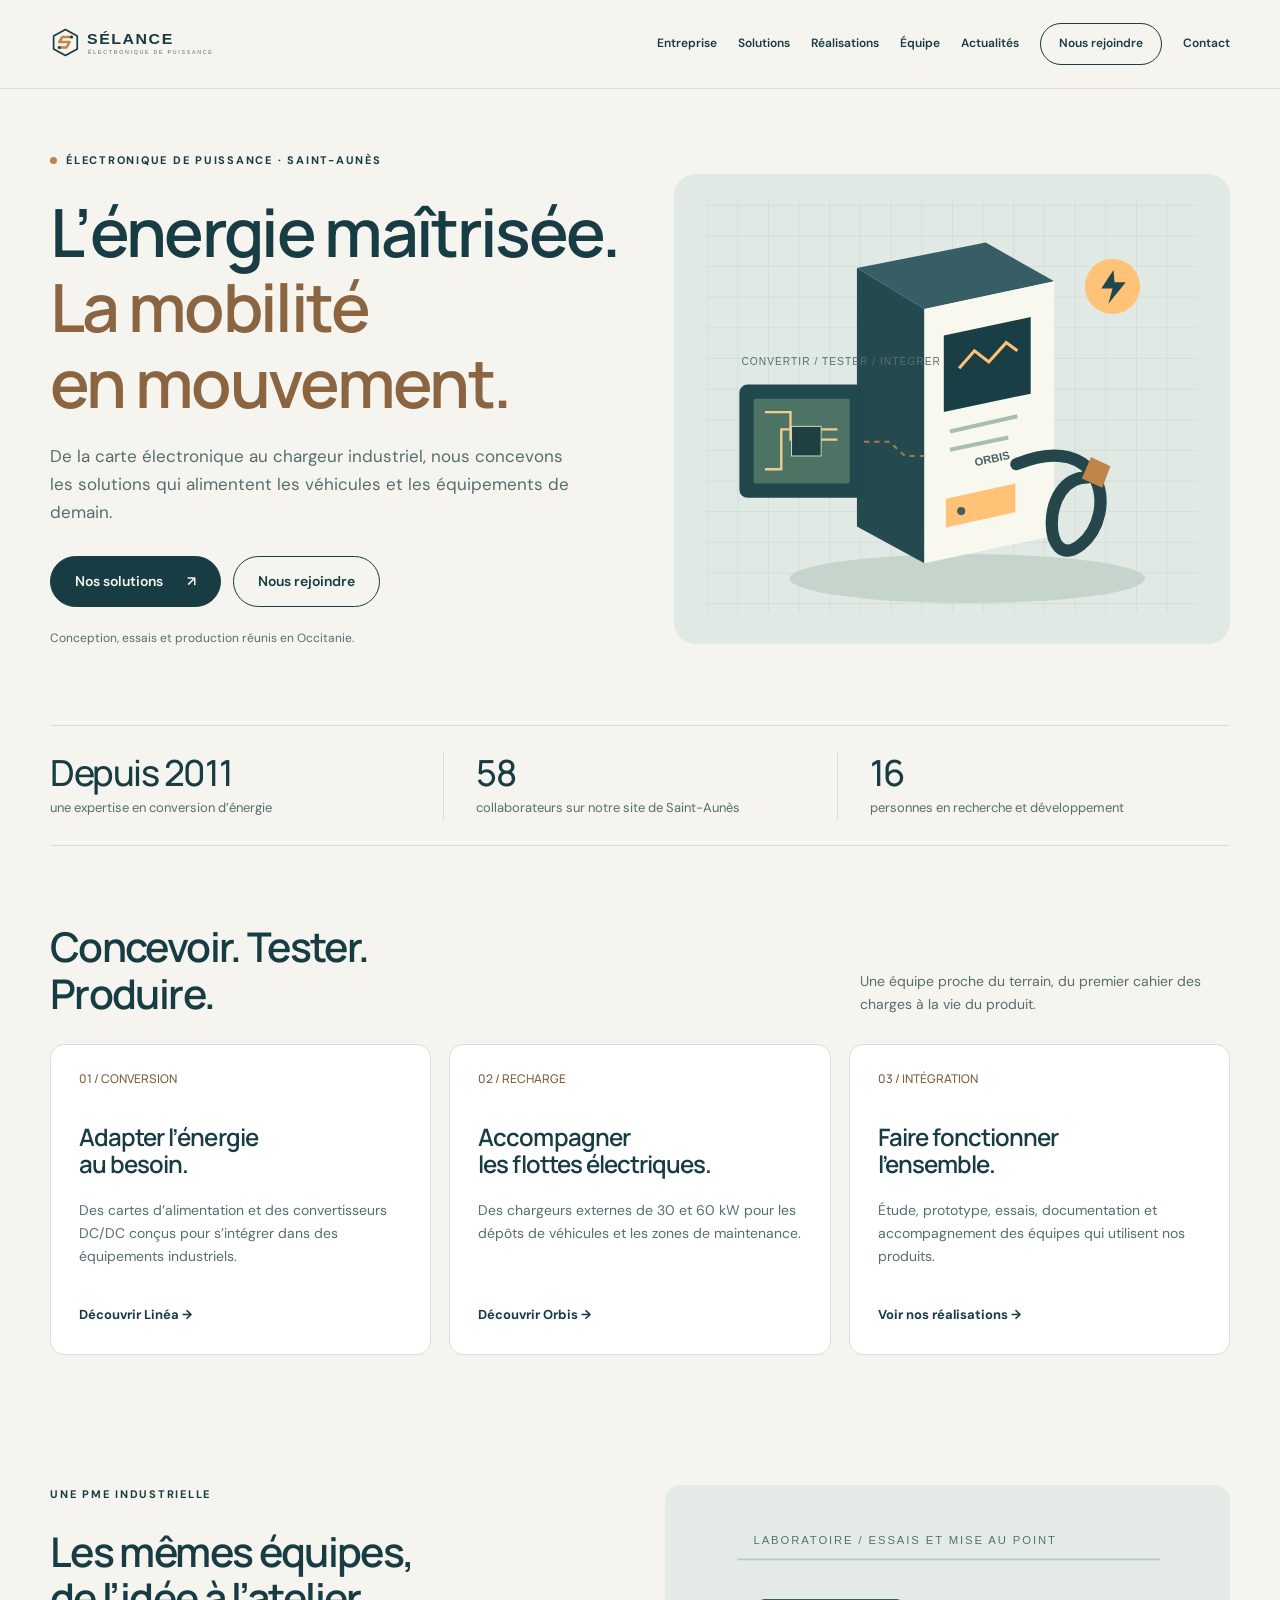
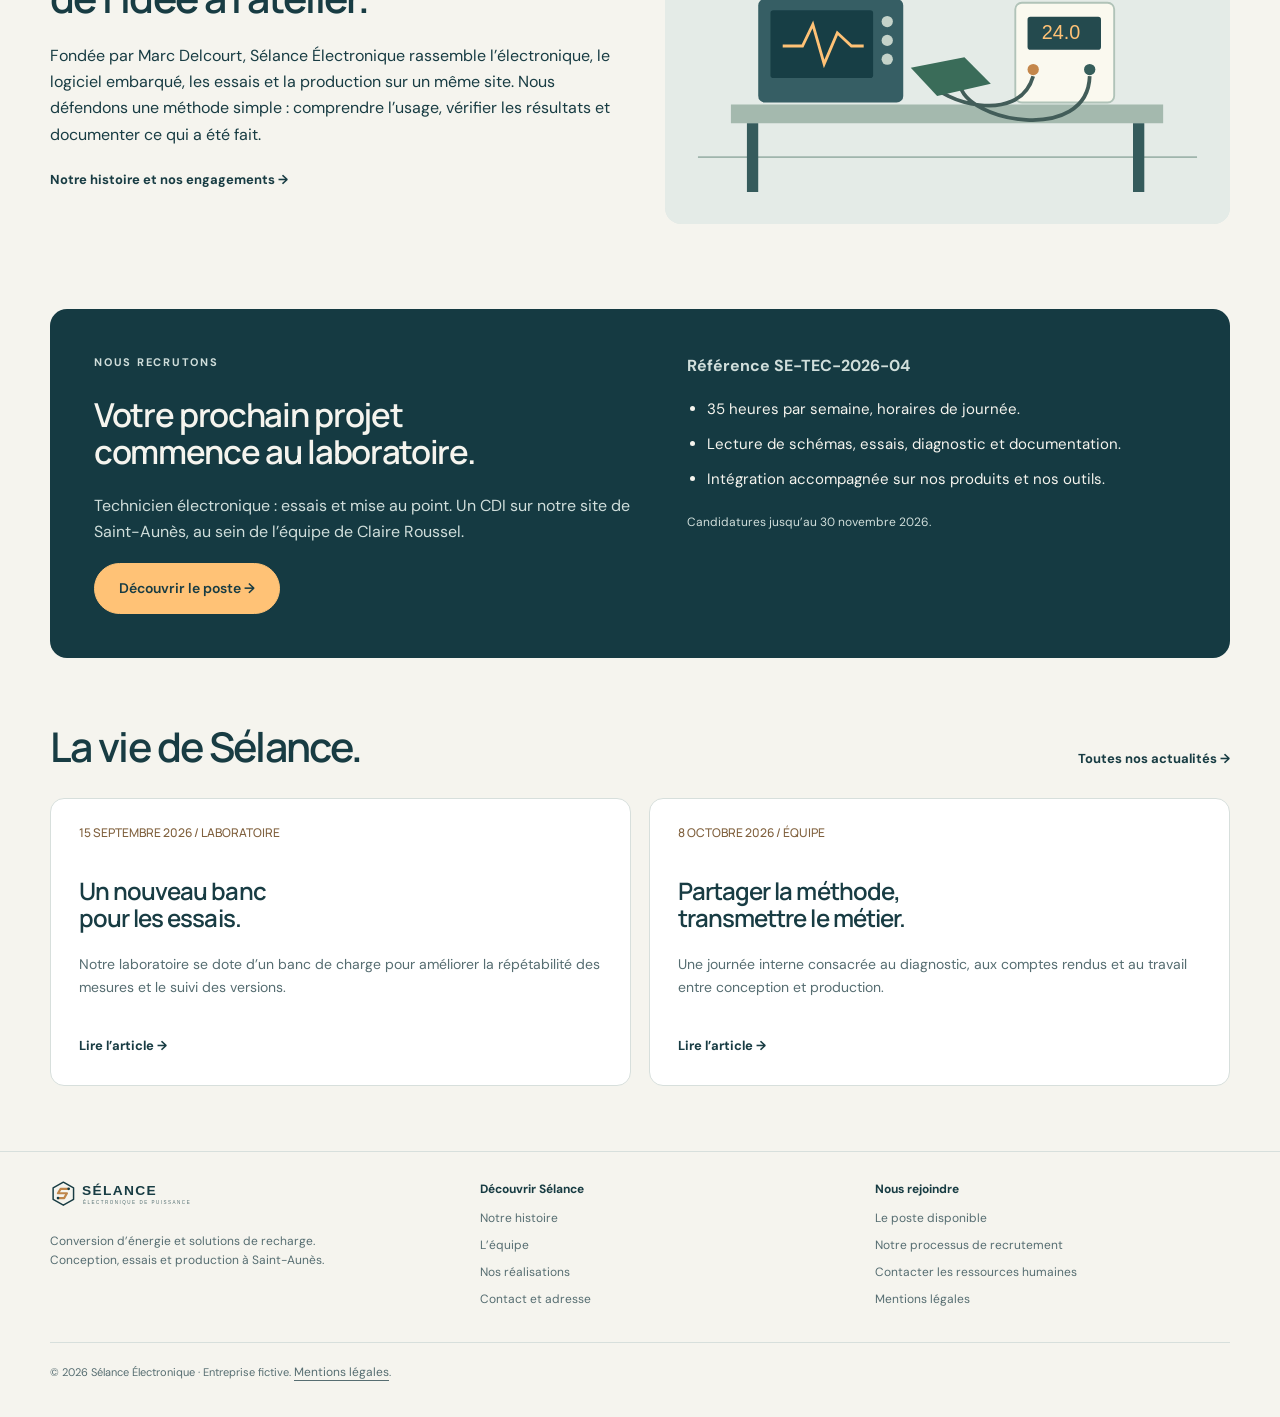
<file: index.html>
<!doctype html><html lang="fr"><head><meta charset="utf-8"><meta name="viewport" content="width=device-width, initial-scale=1"><meta name="robots" content="noindex,nofollow"><meta name="description" content="Sélance Électronique : électronique de puissance, conversion DC/DC et solutions de recharge. Découvrez notre entreprise, nos produits et nos métiers."><meta name="theme-color" content="#183c43"><title>Électronique de puissance, solutions de recharge · Sélance Électronique</title><link rel="icon" href="favicon.svg" type="image/svg+xml"><link rel="stylesheet" href="style.css"><script defer src="app.js"></script></head><body data-page="index"><a class="skip" href="#contenu">Aller au contenu</a><header class="header"><div class="wrap headrow"><a class="brand" href="index.html" aria-label="Sélance Électronique, accueil"><img src="assets/logo-selance.svg" alt="Sélance Électronique"></a><button class="menutoggle" aria-expanded="false" aria-controls="mainnav">Menu</button><nav id="mainnav" aria-label="Navigation principale"><a href="entreprise.html" >Entreprise</a><a href="solutions.html" >Solutions</a><a href="realisations.html" >Réalisations</a><a href="equipe.html" >Équipe</a><a href="actualites.html" >Actualités</a><a href="recrutement.html" class="notelink" >Nous rejoindre</a><a href="contact.html" >Contact</a></nav></div></header><main id="contenu"><div class="wrap"><section class="hero"><div><div class="eyebrow"><span class="dot"></span> Électronique de puissance · Saint-Aunès</div><h1>L’énergie maîtrisée.<br/><span>La mobilité<br/>en mouvement.</span></h1><p>De la carte électronique au chargeur industriel, nous concevons les solutions qui alimentent les véhicules et les équipements de demain.</p><div class="actions"><a class="button" href="solutions.html">Nos solutions <span aria-hidden="true">↗</span></a><a class="button secondary" href="recrutement.html">Nous rejoindre</a></div><p class="smallnote">Conception, essais et production réunis en Occitanie.</p></div><div class="visual"><img src="assets/orbis.svg" alt="Illustration d’un chargeur Orbis et de son électronique de conversion"></div></section><div class="stats"><div class="stat"><strong>Depuis 2011</strong><span>une expertise en conversion d’énergie</span></div><div class="stat"><strong>58</strong><span>collaborateurs sur notre site de Saint-Aunès</span></div><div class="stat"><strong>16</strong><span>personnes en recherche et développement</span></div></div>
<section class="section"><div class="sectionhead"><h2>Concevoir. Tester.<br/>Produire.</h2><p>Une équipe proche du terrain, du premier cahier des charges à la vie du produit.</p></div><div class="grid"><article class="card"><span class="num">01 / CONVERSION</span><h3>Adapter l’énergie<br/>au besoin.</h3><p>Des cartes d’alimentation et des convertisseurs DC/DC conçus pour s’intégrer dans des équipements industriels.</p><a class="textlink" href="solutions.html#linea">Découvrir Linéa →</a></article><article class="card"><span class="num">02 / RECHARGE</span><h3>Accompagner<br/>les flottes électriques.</h3><p>Des chargeurs externes de 30 et 60 kW pour les dépôts de véhicules et les zones de maintenance.</p><a class="textlink" href="solutions.html#orbis">Découvrir Orbis →</a></article><article class="card"><span class="num">03 / INTÉGRATION</span><h3>Faire fonctionner<br/>l’ensemble.</h3><p>Étude, prototype, essais, documentation et accompagnement des équipes qui utilisent nos produits.</p><a class="textlink" href="realisations.html">Voir nos réalisations →</a></article></div></section>
<section class="section split"><div><div class="eyebrow">Une PME industrielle</div><h2>Les mêmes équipes,<br/>de l’idée à l’atelier.</h2><p>Fondée par Marc Delcourt, Sélance Électronique rassemble l’électronique, le logiciel embarqué, les essais et la production sur un même site. Nous défendons une méthode simple : comprendre l’usage, vérifier les résultats et documenter ce qui a été fait.</p><a class="textlink" href="entreprise.html">Notre histoire et nos engagements →</a></div><div class="map"><img src="assets/laboratoire.svg" alt="Illustration du laboratoire d’essais de Sélance" style="width:100%;display:block"></div></section>
<section class="band"><div><div class="eyebrow">Nous recrutons</div><h2>Votre prochain projet<br/>commence au laboratoire.</h2><p>Technicien électronique : essais et mise au point. Un CDI sur notre site de Saint-Aunès, au sein de l’équipe de Claire Roussel.</p><a class="button" href="offre.html">Découvrir le poste →</a></div><div><p><strong>Référence SE-TEC-2026-04</strong></p><ul><li>35 heures par semaine, horaires de journée.</li><li>Lecture de schémas, essais, diagnostic et documentation.</li><li>Intégration accompagnée sur nos produits et nos outils.</li></ul><p class="smallnote" style="color:#d0dedb">Candidatures jusqu’au 30 novembre 2026.</p></div></section>
<section class="section" style="padding-top:0"><div class="sectionhead"><h2>La vie de Sélance.</h2><a class="textlink" href="actualites.html">Toutes nos actualités →</a></div><div class="grid two"><article class="card"><span class="num">15 SEPTEMBRE 2026 / LABORATOIRE</span><h3>Un nouveau banc<br/>pour les essais.</h3><p>Notre laboratoire se dote d’un banc de charge pour améliorer la répétabilité des mesures et le suivi des versions.</p><a class="textlink" href="actualites.html#banc">Lire l’article →</a></article><article class="card"><span class="num">8 OCTOBRE 2026 / ÉQUIPE</span><h3>Partager la méthode,<br/>transmettre le métier.</h3><p>Une journée interne consacrée au diagnostic, aux comptes rendus et au travail entre conception et production.</p><a class="textlink" href="actualites.html#transmission">Lire l’article →</a></article></div></section></div></main><footer class="foot"><div class="wrap"><div class="footgrid"><div><img class="footlogo" src="assets/logo-selance.svg" alt="Sélance Électronique"><p>Conversion d’énergie et solutions de recharge.<br/>Conception, essais et production à Saint-Aunès.</p></div><div><strong>Découvrir Sélance</strong><a href="entreprise.html#histoire">Notre histoire</a><a href="equipe.html">L’équipe</a><a href="realisations.html">Nos réalisations</a><a href="contact.html">Contact et adresse</a></div><div><strong>Nous rejoindre</strong><a href="offre.html">Le poste disponible</a><a href="recrutement.html">Notre processus de recrutement</a><a href="contact.html#recrutement">Contacter les ressources humaines</a><a href="mentions.html">Mentions légales</a></div></div><p class="fineprint">© 2026 Sélance Électronique · Entreprise fictive. <a href="mentions.html">Mentions légales</a>.</p></div></footer></body></html>
</file>
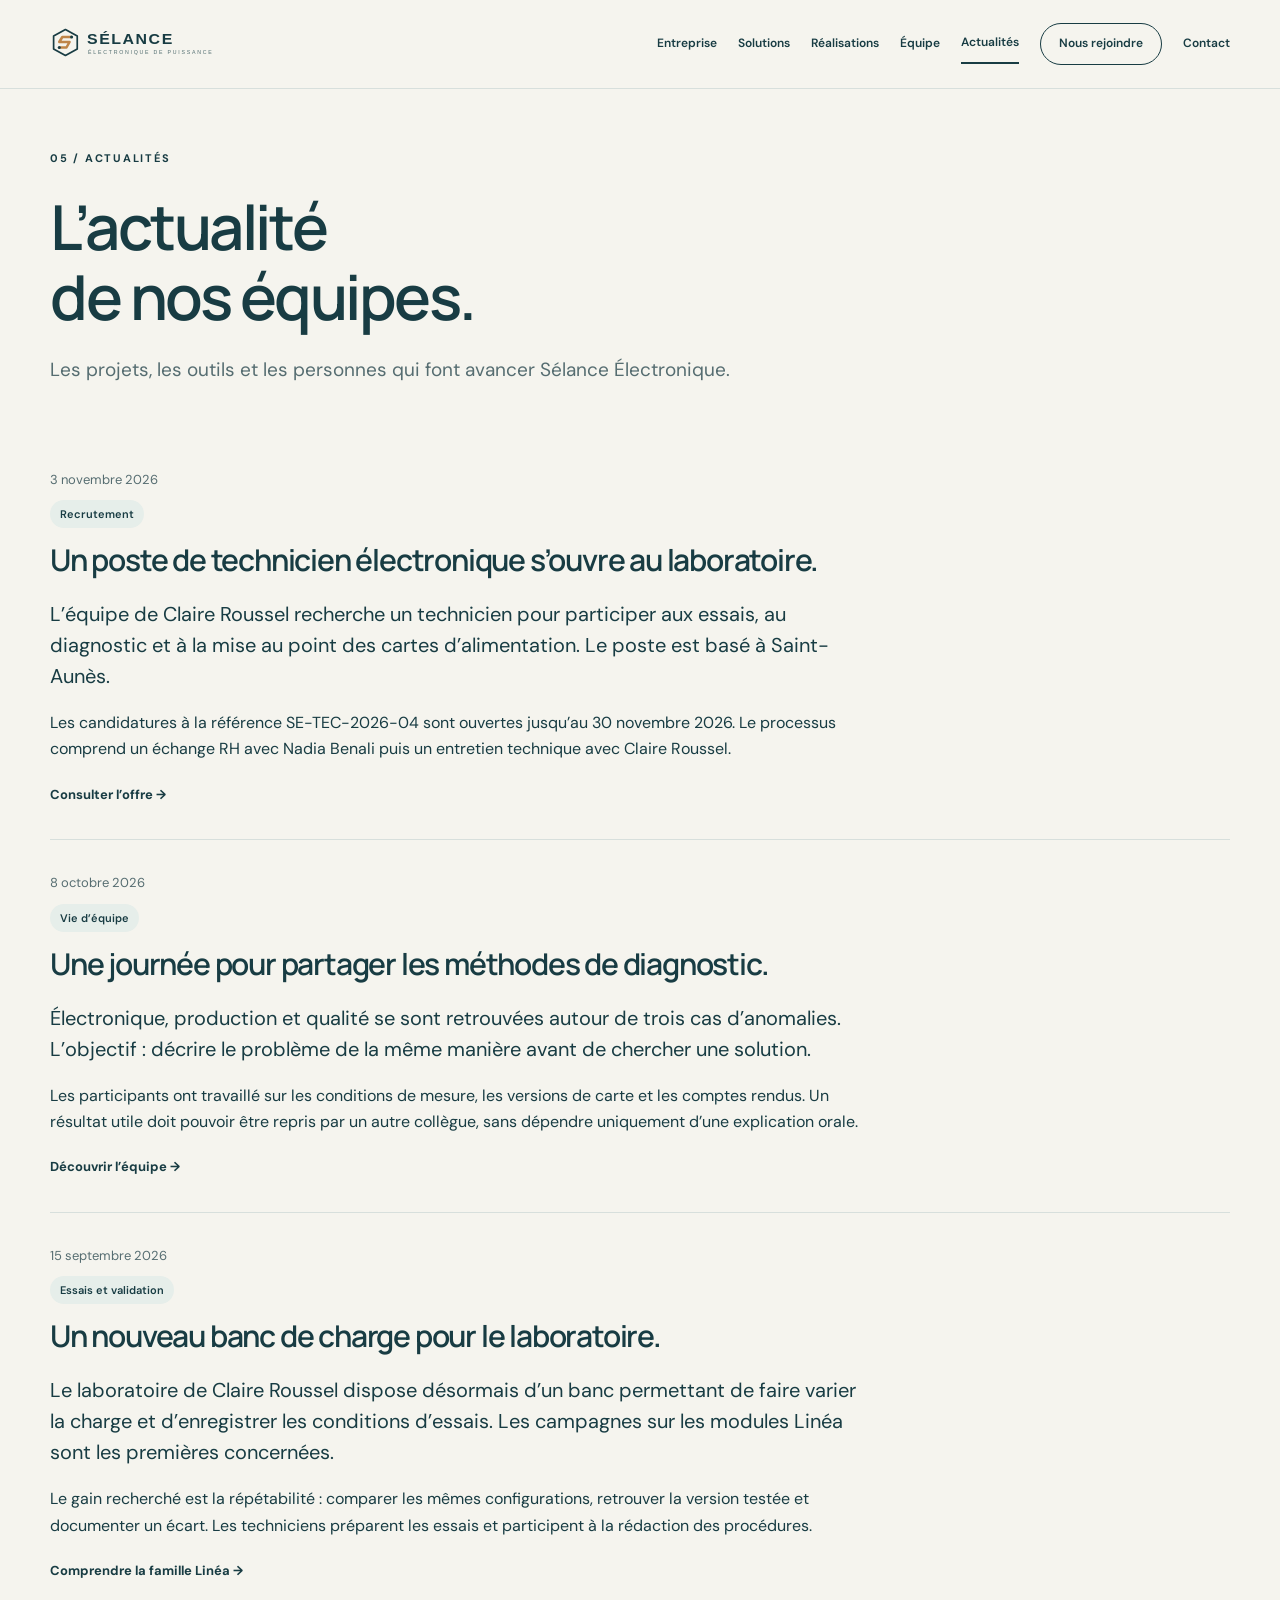
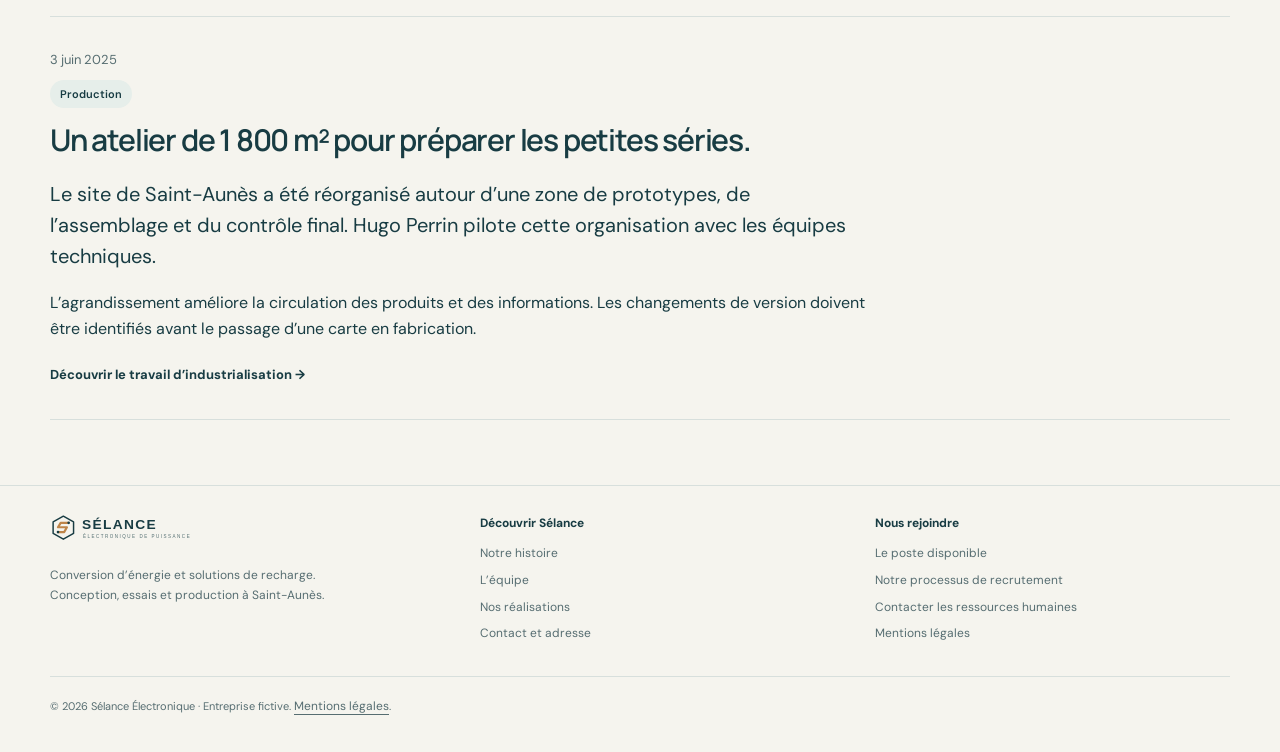
<file: actualites.html>
<!doctype html><html lang="fr"><head><meta charset="utf-8"><meta name="viewport" content="width=device-width, initial-scale=1"><meta name="robots" content="noindex,nofollow"><meta name="description" content="Sélance Électronique : électronique de puissance, conversion DC/DC et solutions de recharge. Découvrez notre entreprise, nos produits et nos métiers."><meta name="theme-color" content="#183c43"><title>Actualités · Sélance Électronique</title><link rel="icon" href="favicon.svg" type="image/svg+xml"><link rel="stylesheet" href="style.css"><script defer src="app.js"></script></head><body data-page="actualites"><a class="skip" href="#contenu">Aller au contenu</a><header class="header"><div class="wrap headrow"><a class="brand" href="index.html" aria-label="Sélance Électronique, accueil"><img src="assets/logo-selance.svg" alt="Sélance Électronique"></a><button class="menutoggle" aria-expanded="false" aria-controls="mainnav">Menu</button><nav id="mainnav" aria-label="Navigation principale"><a href="entreprise.html" >Entreprise</a><a href="solutions.html" >Solutions</a><a href="realisations.html" >Réalisations</a><a href="equipe.html" >Équipe</a><a href="actualites.html" aria-current="page" >Actualités</a><a href="recrutement.html" class="notelink" >Nous rejoindre</a><a href="contact.html" >Contact</a></nav></div></header><main id="contenu"><div class="wrap"><header class="pageintro"><div class="eyebrow">05 / Actualités</div><h1>L’actualité<br/>de nos équipes.</h1><p>Les projets, les outils et les personnes qui font avancer Sélance Électronique.</p></header><section class="section compact"><article class="newsrow" id="recrutement"><time>3 novembre 2026</time><span class="pill">Recrutement</span><h2>Un poste de technicien électronique s’ouvre au laboratoire.</h2><p class="articlelead">L’équipe de Claire Roussel recherche un technicien pour participer aux essais, au diagnostic et à la mise au point des cartes d’alimentation. Le poste est basé à Saint-Aunès.</p><p>Les candidatures à la référence SE-TEC-2026-04 sont ouvertes jusqu’au 30 novembre 2026. Le processus comprend un échange RH avec Nadia Benali puis un entretien technique avec Claire Roussel.</p><a class="textlink" href="offre.html">Consulter l’offre →</a></article><article class="newsrow" id="transmission"><time>8 octobre 2026</time><span class="pill">Vie d’équipe</span><h2>Une journée pour partager les méthodes de diagnostic.</h2><p class="articlelead">Électronique, production et qualité se sont retrouvées autour de trois cas d’anomalies. L’objectif : décrire le problème de la même manière avant de chercher une solution.</p><p>Les participants ont travaillé sur les conditions de mesure, les versions de carte et les comptes rendus. Un résultat utile doit pouvoir être repris par un autre collègue, sans dépendre uniquement d’une explication orale.</p><a class="textlink" href="equipe.html">Découvrir l’équipe →</a></article><article class="newsrow" id="banc"><time>15 septembre 2026</time><span class="pill">Essais et validation</span><h2>Un nouveau banc de charge pour le laboratoire.</h2><p class="articlelead">Le laboratoire de Claire Roussel dispose désormais d’un banc permettant de faire varier la charge et d’enregistrer les conditions d’essais. Les campagnes sur les modules Linéa sont les premières concernées.</p><p>Le gain recherché est la répétabilité : comparer les mêmes configurations, retrouver la version testée et documenter un écart. Les techniciens préparent les essais et participent à la rédaction des procédures.</p><a class="textlink" href="solutions.html#linea">Comprendre la famille Linéa →</a></article><article class="newsrow" id="atelier"><time>3 juin 2025</time><span class="pill">Production</span><h2>Un atelier de 1 800 m² pour préparer les petites séries.</h2><p class="articlelead">Le site de Saint-Aunès a été réorganisé autour d’une zone de prototypes, de l’assemblage et du contrôle final. Hugo Perrin pilote cette organisation avec les équipes techniques.</p><p>L’agrandissement améliore la circulation des produits et des informations. Les changements de version doivent être identifiés avant le passage d’une carte en fabrication.</p><a class="textlink" href="realisations.html#atelier">Découvrir le travail d’industrialisation →</a></article></section></div></main><footer class="foot"><div class="wrap"><div class="footgrid"><div><img class="footlogo" src="assets/logo-selance.svg" alt="Sélance Électronique"><p>Conversion d’énergie et solutions de recharge.<br/>Conception, essais et production à Saint-Aunès.</p></div><div><strong>Découvrir Sélance</strong><a href="entreprise.html#histoire">Notre histoire</a><a href="equipe.html">L’équipe</a><a href="realisations.html">Nos réalisations</a><a href="contact.html">Contact et adresse</a></div><div><strong>Nous rejoindre</strong><a href="offre.html">Le poste disponible</a><a href="recrutement.html">Notre processus de recrutement</a><a href="contact.html#recrutement">Contacter les ressources humaines</a><a href="mentions.html">Mentions légales</a></div></div><p class="fineprint">© 2026 Sélance Électronique · Entreprise fictive. <a href="mentions.html">Mentions légales</a>.</p></div></footer></body></html>
</file>
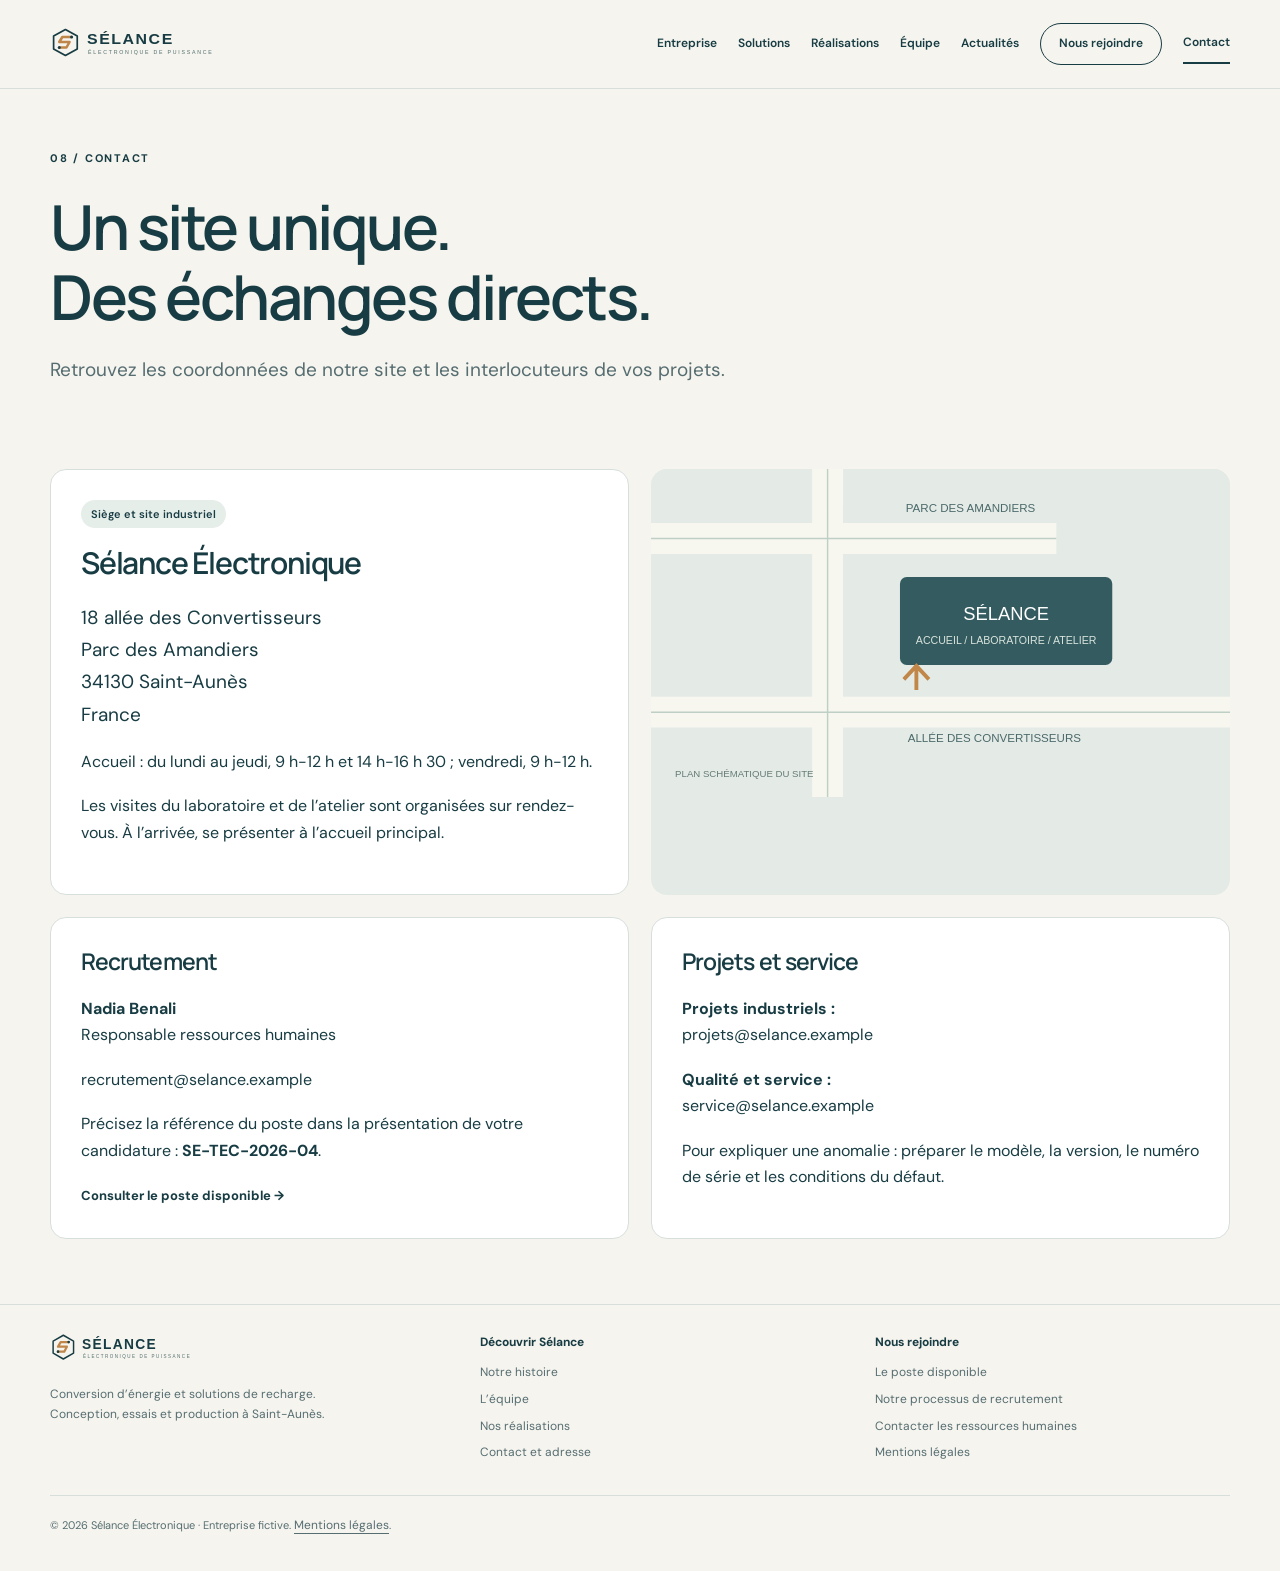
<file: contact.html>
<!doctype html><html lang="fr"><head><meta charset="utf-8"><meta name="viewport" content="width=device-width, initial-scale=1"><meta name="robots" content="noindex,nofollow"><meta name="description" content="Sélance Électronique : électronique de puissance, conversion DC/DC et solutions de recharge. Découvrez notre entreprise, nos produits et nos métiers."><meta name="theme-color" content="#183c43"><title>Contact et accès · Sélance Électronique</title><link rel="icon" href="favicon.svg" type="image/svg+xml"><link rel="stylesheet" href="style.css"><script defer src="app.js"></script></head><body data-page="contact"><a class="skip" href="#contenu">Aller au contenu</a><header class="header"><div class="wrap headrow"><a class="brand" href="index.html" aria-label="Sélance Électronique, accueil"><img src="assets/logo-selance.svg" alt="Sélance Électronique"></a><button class="menutoggle" aria-expanded="false" aria-controls="mainnav">Menu</button><nav id="mainnav" aria-label="Navigation principale"><a href="entreprise.html" >Entreprise</a><a href="solutions.html" >Solutions</a><a href="realisations.html" >Réalisations</a><a href="equipe.html" >Équipe</a><a href="actualites.html" >Actualités</a><a href="recrutement.html" class="notelink" >Nous rejoindre</a><a href="contact.html" aria-current="page" >Contact</a></nav></div></header><main id="contenu"><div class="wrap"><header class="pageintro"><div class="eyebrow">08 / Contact</div><h1>Un site unique.<br/>Des échanges directs.</h1><p>Retrouvez les coordonnées de notre site et les interlocuteurs de vos projets.</p></header><section class="section compact"><div class="contactgrid"><div class="contactbox"><span class="pill">Siège et site industriel</span><h2 style="font-size:30px">Sélance Électronique</h2><p class="address">18 allée des Convertisseurs<br/>Parc des Amandiers<br/>34130 Saint-Aunès<br/>France</p><p>Accueil : du lundi au jeudi, 9 h-12 h et 14 h-16 h 30 ; vendredi, 9 h-12 h.</p><p>Les visites du laboratoire et de l’atelier sont organisées sur rendez-vous. À l’arrivée, se présenter à l’accueil principal.</p></div><div class="map"><svg xmlns="http://www.w3.org/2000/svg" viewBox="0 0 600 340" role="img" aria-label="Plan schématique de l’accès au site"><rect width="600" height="340" fill="#e4ebe7"/><path d="M0 252H600M183 0V340M0 72H420" stroke="#f7f7ef" stroke-width="32"/><path d="M0 252H600M183 0V340M0 72H420" stroke="#becfc5" stroke-width="1.5"/><rect x="258" y="112" width="220" height="91" rx="7" fill="#345c60"/><text x="368" y="156" font-family="Arial" font-size="19" fill="#fff" text-anchor="middle">SÉLANCE</text><text x="368" y="181" font-family="Arial" font-size="11" fill="#d9e3dc" text-anchor="middle">ACCUEIL / LABORATOIRE / ATELIER</text><path d="M275 229V204M262 218L275 204 288 218" stroke="#c18749" stroke-width="4" fill="none"/><text x="266" y="283" font-family="Arial" font-size="12" fill="#4b6969">ALLÉE DES CONVERTISSEURS</text><text x="264" y="45" font-family="Arial" font-size="12" fill="#4b6969">PARC DES AMANDIERS</text><text x="25" y="319" font-family="Arial" font-size="10" fill="#647a74">PLAN SCHÉMATIQUE DU SITE</text></svg></div><div class="contactbox" id="recrutement"><h3>Recrutement</h3><p><strong>Nadia Benali</strong><br/>Responsable ressources humaines</p><p>recrutement@selance.example</p><p>Précisez la référence du poste dans la présentation de votre candidature : <strong>SE-TEC-2026-04</strong>.</p><a class="textlink" href="offre.html#candidature">Consulter le poste disponible →</a></div><div class="contactbox"><h3>Projets et service</h3><p><strong>Projets industriels :</strong><br/>projets@selance.example</p><p><strong>Qualité et service :</strong><br/>service@selance.example</p><p>Pour expliquer une anomalie : préparer le modèle, la version, le numéro de série et les conditions du défaut.</p></div></div></section></div></main><footer class="foot"><div class="wrap"><div class="footgrid"><div><img class="footlogo" src="assets/logo-selance.svg" alt="Sélance Électronique"><p>Conversion d’énergie et solutions de recharge.<br/>Conception, essais et production à Saint-Aunès.</p></div><div><strong>Découvrir Sélance</strong><a href="entreprise.html#histoire">Notre histoire</a><a href="equipe.html">L’équipe</a><a href="realisations.html">Nos réalisations</a><a href="contact.html">Contact et adresse</a></div><div><strong>Nous rejoindre</strong><a href="offre.html">Le poste disponible</a><a href="recrutement.html">Notre processus de recrutement</a><a href="contact.html#recrutement">Contacter les ressources humaines</a><a href="mentions.html">Mentions légales</a></div></div><p class="fineprint">© 2026 Sélance Électronique · Entreprise fictive. <a href="mentions.html">Mentions légales</a>.</p></div></footer></body></html>
</file>
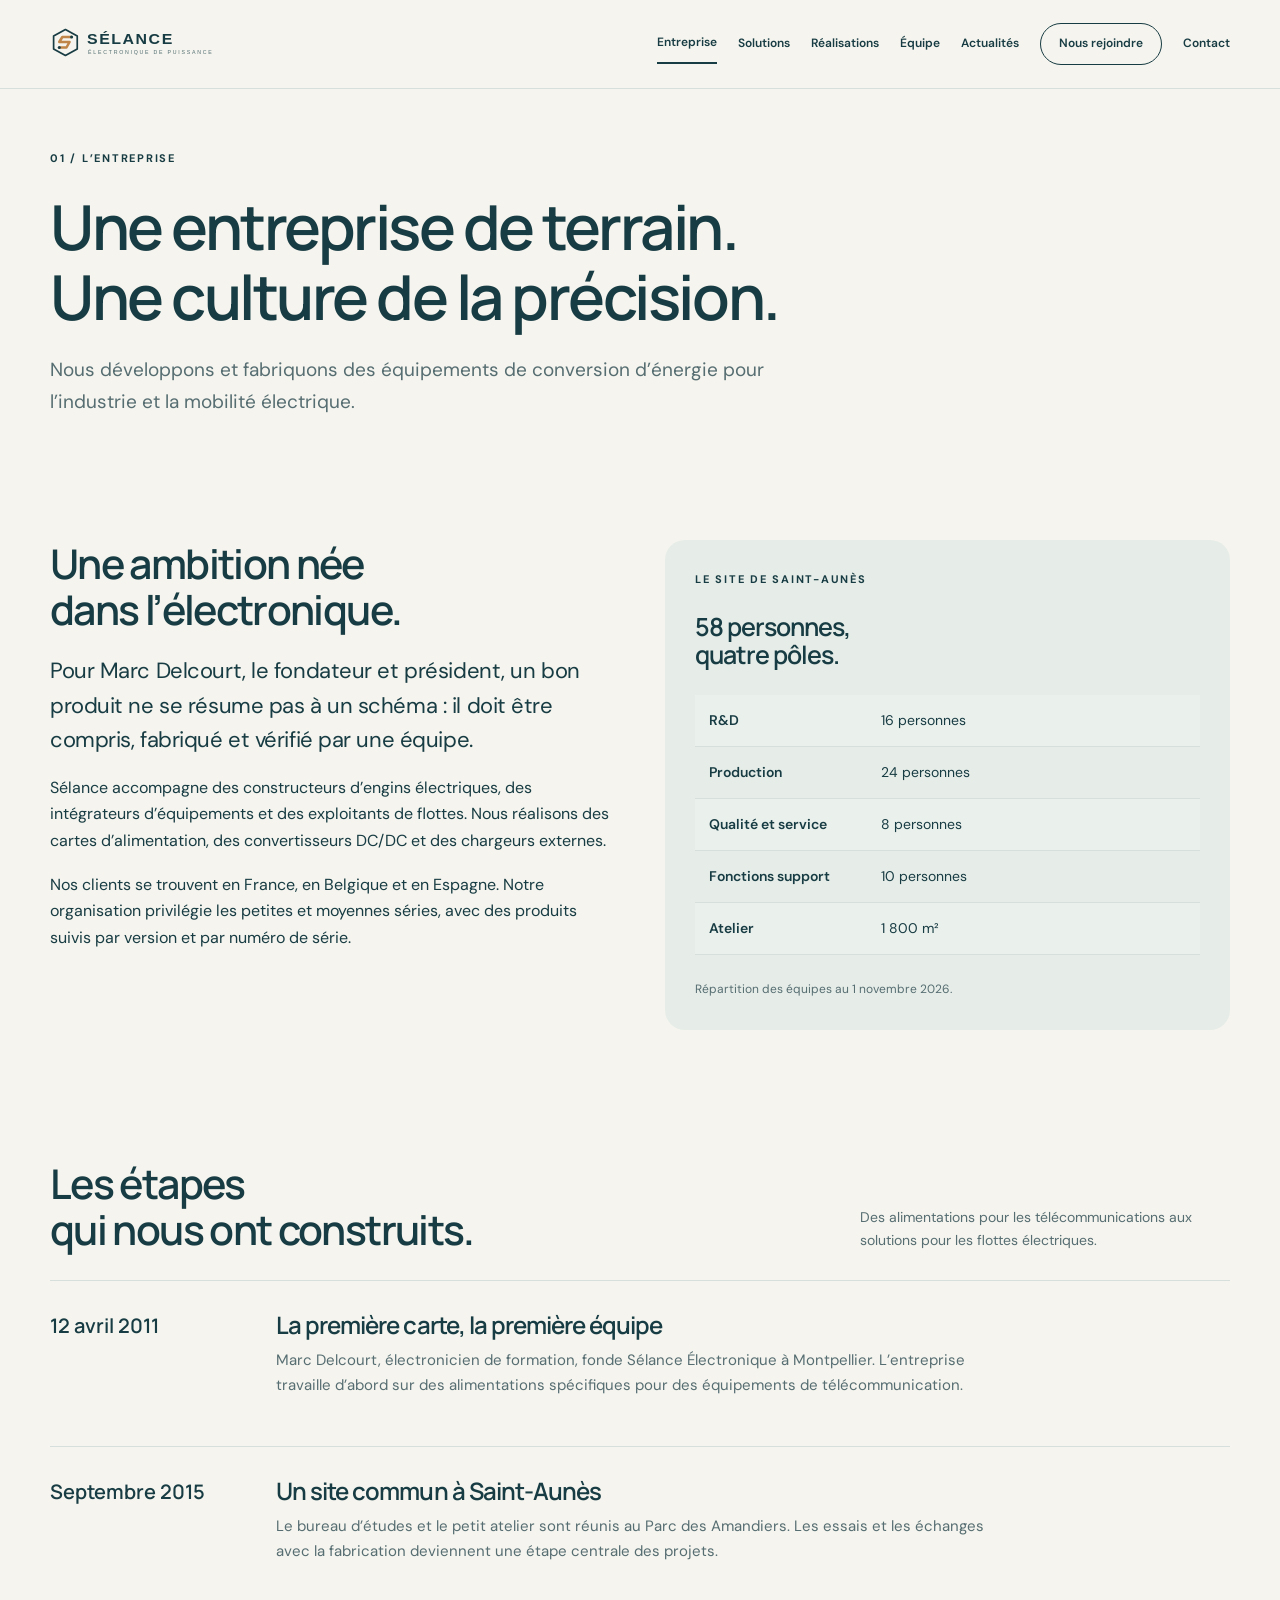
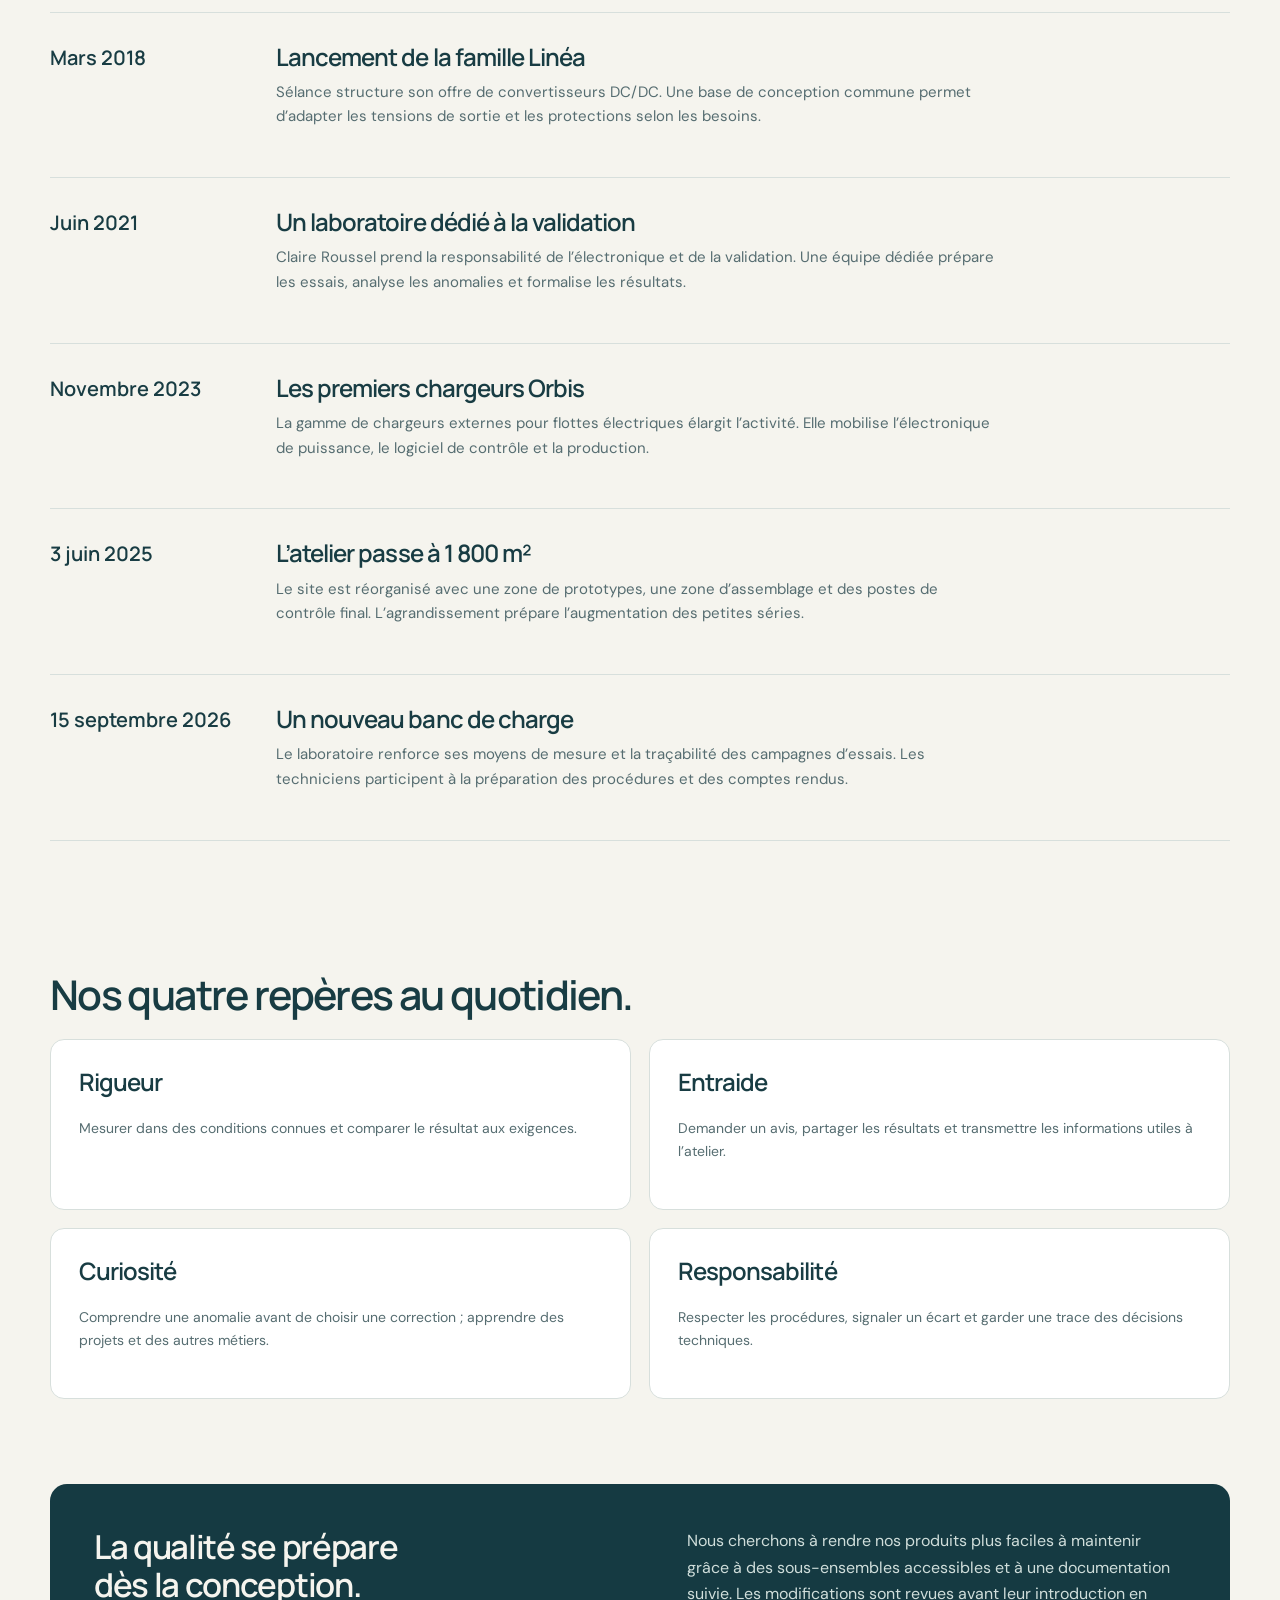
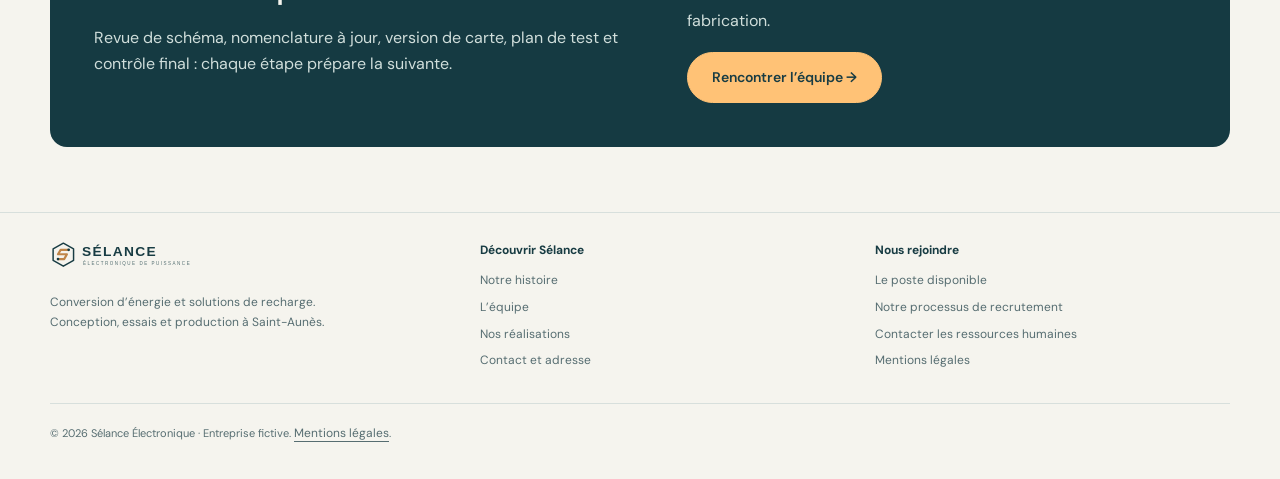
<file: entreprise.html>
<!doctype html><html lang="fr"><head><meta charset="utf-8"><meta name="viewport" content="width=device-width, initial-scale=1"><meta name="robots" content="noindex,nofollow"><meta name="description" content="Sélance Électronique : électronique de puissance, conversion DC/DC et solutions de recharge. Découvrez notre entreprise, nos produits et nos métiers."><meta name="theme-color" content="#183c43"><title>L’entreprise et son histoire · Sélance Électronique</title><link rel="icon" href="favicon.svg" type="image/svg+xml"><link rel="stylesheet" href="style.css"><script defer src="app.js"></script></head><body data-page="entreprise"><a class="skip" href="#contenu">Aller au contenu</a><header class="header"><div class="wrap headrow"><a class="brand" href="index.html" aria-label="Sélance Électronique, accueil"><img src="assets/logo-selance.svg" alt="Sélance Électronique"></a><button class="menutoggle" aria-expanded="false" aria-controls="mainnav">Menu</button><nav id="mainnav" aria-label="Navigation principale"><a href="entreprise.html" aria-current="page" >Entreprise</a><a href="solutions.html" >Solutions</a><a href="realisations.html" >Réalisations</a><a href="equipe.html" >Équipe</a><a href="actualites.html" >Actualités</a><a href="recrutement.html" class="notelink" >Nous rejoindre</a><a href="contact.html" >Contact</a></nav></div></header><main id="contenu"><div class="wrap"><header class="pageintro"><div class="eyebrow">01 / L’entreprise</div><h1>Une entreprise de terrain.<br/>Une culture de la précision.</h1><p>Nous développons et fabriquons des équipements de conversion d’énergie pour l’industrie et la mobilité électrique.</p></header><section class="section split"><div><h2>Une ambition née<br/>dans l’électronique.</h2><p class="bigcopy">Pour Marc Delcourt, le fondateur et président, un bon produit ne se résume pas à un schéma : il doit être compris, fabriqué et vérifié par une équipe.</p><p>Sélance accompagne des constructeurs d’engins électriques, des intégrateurs d’équipements et des exploitants de flottes. Nous réalisons des cartes d’alimentation, des convertisseurs DC/DC et des chargeurs externes.</p><p>Nos clients se trouvent en France, en Belgique et en Espagne. Notre organisation privilégie les petites et moyennes séries, avec des produits suivis par version et par numéro de série.</p></div><aside class="panel"><div class="eyebrow">Le site de Saint-Aunès</div><h3>58 personnes,<br>quatre pôles.</h3><table class="facttable"><tbody><tr><th scope="row">R&D</th><td>16 personnes</td></tr><tr><th scope="row">Production</th><td>24 personnes</td></tr><tr><th scope="row">Qualité et service</th><td>8 personnes</td></tr><tr><th scope="row">Fonctions support</th><td>10 personnes</td></tr><tr><th scope="row">Atelier</th><td>1 800 m²</td></tr></tbody></table><p class="smallnote">Répartition des équipes au 1 novembre 2026.</p></aside></section><section class="section" id="histoire"><div class="sectionhead"><h2>Les étapes<br/>qui nous ont construits.</h2><p>Des alimentations pour les télécommunications aux solutions pour les flottes électriques.</p></div><div class="timeline"><article class="event"><time>12 avril 2011</time><div><h3>La première carte, la première équipe</h3><p>Marc Delcourt, électronicien de formation, fonde Sélance Électronique à Montpellier. L’entreprise travaille d’abord sur des alimentations spécifiques pour des équipements de télécommunication.</p></div></article><article class="event"><time>Septembre 2015</time><div><h3>Un site commun à Saint-Aunès</h3><p>Le bureau d’études et le petit atelier sont réunis au Parc des Amandiers. Les essais et les échanges avec la fabrication deviennent une étape centrale des projets.</p></div></article><article class="event"><time>Mars 2018</time><div><h3>Lancement de la famille Linéa</h3><p>Sélance structure son offre de convertisseurs DC/DC. Une base de conception commune permet d’adapter les tensions de sortie et les protections selon les besoins.</p></div></article><article class="event"><time>Juin 2021</time><div><h3>Un laboratoire dédié à la validation</h3><p>Claire Roussel prend la responsabilité de l’électronique et de la validation. Une équipe dédiée prépare les essais, analyse les anomalies et formalise les résultats.</p></div></article><article class="event"><time>Novembre 2023</time><div><h3>Les premiers chargeurs Orbis</h3><p>La gamme de chargeurs externes pour flottes électriques élargit l’activité. Elle mobilise l’électronique de puissance, le logiciel de contrôle et la production.</p></div></article><article class="event"><time>3 juin 2025</time><div><h3>L’atelier passe à 1 800 m²</h3><p>Le site est réorganisé avec une zone de prototypes, une zone d’assemblage et des postes de contrôle final. L’agrandissement prépare l’augmentation des petites séries.</p></div></article><article class="event"><time>15 septembre 2026</time><div><h3>Un nouveau banc de charge</h3><p>Le laboratoire renforce ses moyens de mesure et la traçabilité des campagnes d’essais. Les techniciens participent à la préparation des procédures et des comptes rendus.</p></div></article></div></section><section class="section"><h2>Nos quatre repères au quotidien.</h2><div class="grid two"><article class="card"><h3>Rigueur</h3><p>Mesurer dans des conditions connues et comparer le résultat aux exigences.</p></article><article class="card"><h3>Entraide</h3><p>Demander un avis, partager les résultats et transmettre les informations utiles à l’atelier.</p></article><article class="card"><h3>Curiosité</h3><p>Comprendre une anomalie avant de choisir une correction ; apprendre des projets et des autres métiers.</p></article><article class="card"><h3>Responsabilité</h3><p>Respecter les procédures, signaler un écart et garder une trace des décisions techniques.</p></article></div></section><section class="band"><div><h2>La qualité se prépare<br/>dès la conception.</h2><p>Revue de schéma, nomenclature à jour, version de carte, plan de test et contrôle final : chaque étape prépare la suivante.</p></div><div><p>Nous cherchons à rendre nos produits plus faciles à maintenir grâce à des sous-ensembles accessibles et à une documentation suivie. Les modifications sont revues avant leur introduction en fabrication.</p><a class="button" href="equipe.html">Rencontrer l’équipe →</a></div></section></div></main><footer class="foot"><div class="wrap"><div class="footgrid"><div><img class="footlogo" src="assets/logo-selance.svg" alt="Sélance Électronique"><p>Conversion d’énergie et solutions de recharge.<br/>Conception, essais et production à Saint-Aunès.</p></div><div><strong>Découvrir Sélance</strong><a href="entreprise.html#histoire">Notre histoire</a><a href="equipe.html">L’équipe</a><a href="realisations.html">Nos réalisations</a><a href="contact.html">Contact et adresse</a></div><div><strong>Nous rejoindre</strong><a href="offre.html">Le poste disponible</a><a href="recrutement.html">Notre processus de recrutement</a><a href="contact.html#recrutement">Contacter les ressources humaines</a><a href="mentions.html">Mentions légales</a></div></div><p class="fineprint">© 2026 Sélance Électronique · Entreprise fictive. <a href="mentions.html">Mentions légales</a>.</p></div></footer></body></html>
</file>
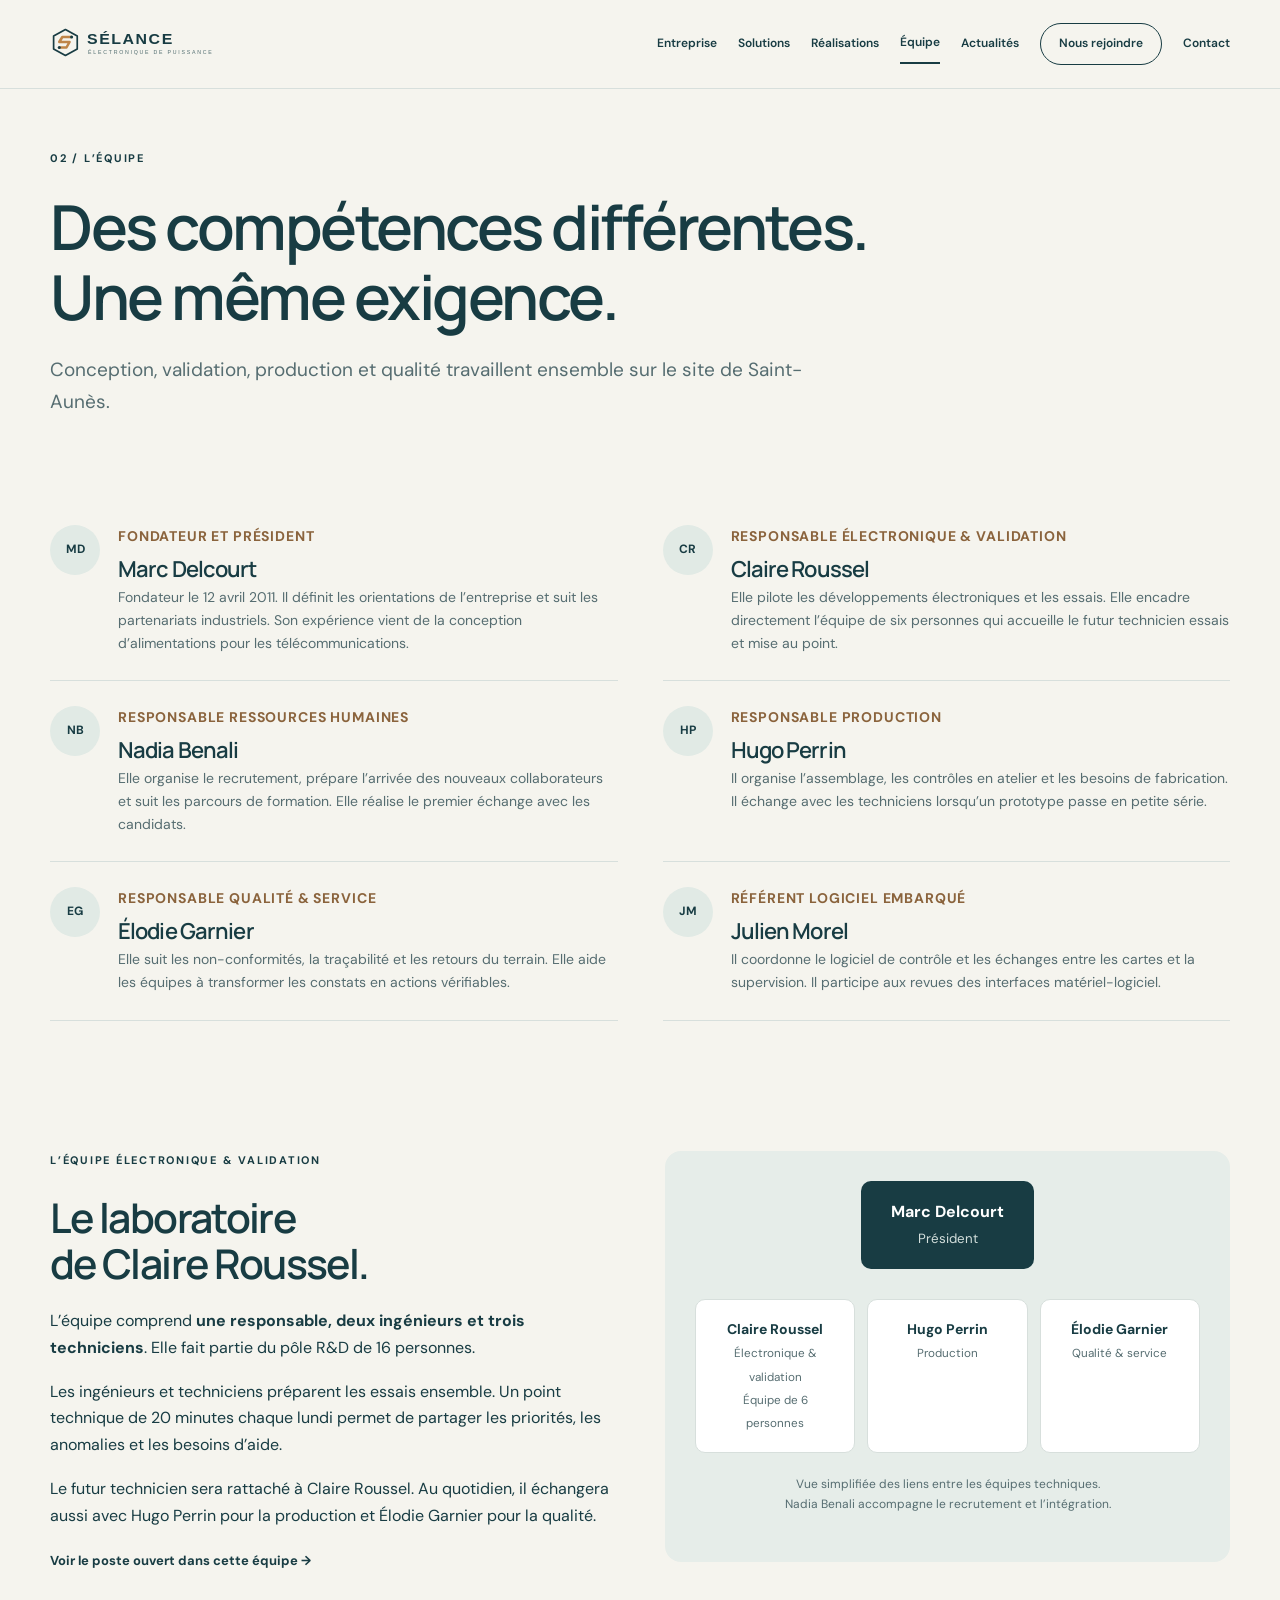
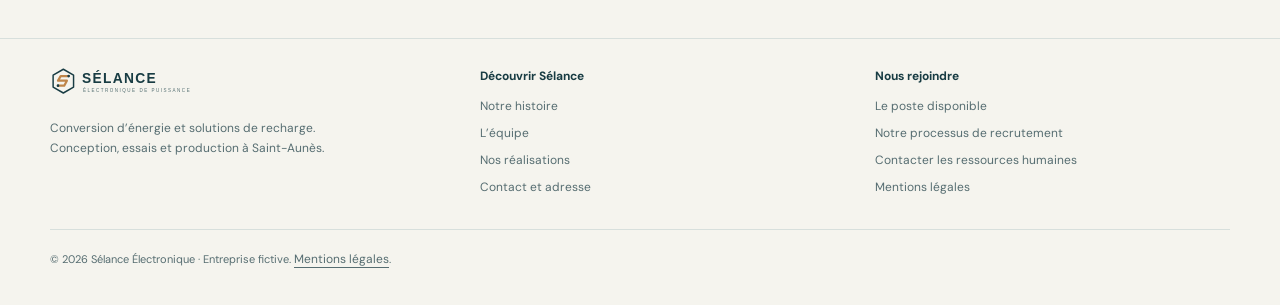
<file: equipe.html>
<!doctype html><html lang="fr"><head><meta charset="utf-8"><meta name="viewport" content="width=device-width, initial-scale=1"><meta name="robots" content="noindex,nofollow"><meta name="description" content="Sélance Électronique : électronique de puissance, conversion DC/DC et solutions de recharge. Découvrez notre entreprise, nos produits et nos métiers."><meta name="theme-color" content="#183c43"><title>L’équipe et les responsables · Sélance Électronique</title><link rel="icon" href="favicon.svg" type="image/svg+xml"><link rel="stylesheet" href="style.css"><script defer src="app.js"></script></head><body data-page="equipe"><a class="skip" href="#contenu">Aller au contenu</a><header class="header"><div class="wrap headrow"><a class="brand" href="index.html" aria-label="Sélance Électronique, accueil"><img src="assets/logo-selance.svg" alt="Sélance Électronique"></a><button class="menutoggle" aria-expanded="false" aria-controls="mainnav">Menu</button><nav id="mainnav" aria-label="Navigation principale"><a href="entreprise.html" >Entreprise</a><a href="solutions.html" >Solutions</a><a href="realisations.html" >Réalisations</a><a href="equipe.html" aria-current="page" >Équipe</a><a href="actualites.html" >Actualités</a><a href="recrutement.html" class="notelink" >Nous rejoindre</a><a href="contact.html" >Contact</a></nav></div></header><main id="contenu"><div class="wrap"><header class="pageintro"><div class="eyebrow">02 / L’équipe</div><h1>Des compétences différentes.<br/>Une même exigence.</h1><p>Conception, validation, production et qualité travaillent ensemble sur le site de Saint-Aunès.</p></header><section class="section compact"><div class="peoplegrid"><article class="person" id="marc"><span class="avatar" aria-hidden="true">MD</span><div><p class="role">Fondateur et président</p><h3>Marc Delcourt</h3><p>Fondateur le 12 avril 2011. Il définit les orientations de l’entreprise et suit les partenariats industriels. Son expérience vient de la conception d’alimentations pour les télécommunications.</p></div></article><article class="person" id="claire"><span class="avatar" aria-hidden="true">CR</span><div><p class="role">Responsable électronique & validation</p><h3>Claire Roussel</h3><p>Elle pilote les développements électroniques et les essais. Elle encadre directement l’équipe de six personnes qui accueille le futur technicien essais et mise au point.</p></div></article><article class="person" id="nadia"><span class="avatar" aria-hidden="true">NB</span><div><p class="role">Responsable ressources humaines</p><h3>Nadia Benali</h3><p>Elle organise le recrutement, prépare l’arrivée des nouveaux collaborateurs et suit les parcours de formation. Elle réalise le premier échange avec les candidats.</p></div></article><article class="person" id="hugo"><span class="avatar" aria-hidden="true">HP</span><div><p class="role">Responsable production</p><h3>Hugo Perrin</h3><p>Il organise l’assemblage, les contrôles en atelier et les besoins de fabrication. Il échange avec les techniciens lorsqu’un prototype passe en petite série.</p></div></article><article class="person" id="elodie"><span class="avatar" aria-hidden="true">EG</span><div><p class="role">Responsable qualité & service</p><h3>Élodie Garnier</h3><p>Elle suit les non-conformités, la traçabilité et les retours du terrain. Elle aide les équipes à transformer les constats en actions vérifiables.</p></div></article><article class="person" id="julien"><span class="avatar" aria-hidden="true">JM</span><div><p class="role">Référent logiciel embarqué</p><h3>Julien Morel</h3><p>Il coordonne le logiciel de contrôle et les échanges entre les cartes et la supervision. Il participe aux revues des interfaces matériel-logiciel.</p></div></article></div></section><section class="section split"><div><div class="eyebrow">L’équipe électronique & validation</div><h2>Le laboratoire<br/>de Claire Roussel.</h2><p>L’équipe comprend <strong>une responsable, deux ingénieurs et trois techniciens</strong>. Elle fait partie du pôle R&D de 16 personnes.</p><p>Les ingénieurs et techniciens préparent les essais ensemble. Un point technique de 20 minutes chaque lundi permet de partager les priorités, les anomalies et les besoins d’aide.</p><p>Le futur technicien sera rattaché à Claire Roussel. Au quotidien, il échangera aussi avec Hugo Perrin pour la production et Élodie Garnier pour la qualité.</p><a class="textlink" href="offre.html">Voir le poste ouvert dans cette équipe →</a></div><div class="chart"><div class="leader"><strong>Marc Delcourt</strong><small>Président</small></div><div class="branches"><div><strong>Claire Roussel</strong><small>Électronique & validation<br/>Équipe de 6 personnes</small></div><div><strong>Hugo Perrin</strong><small>Production</small></div><div><strong>Élodie Garnier</strong><small>Qualité & service</small></div></div><p class="smallnote">Vue simplifiée des liens entre les équipes techniques.<br/>Nadia Benali accompagne le recrutement et l’intégration.</p></div></section></div></main><footer class="foot"><div class="wrap"><div class="footgrid"><div><img class="footlogo" src="assets/logo-selance.svg" alt="Sélance Électronique"><p>Conversion d’énergie et solutions de recharge.<br/>Conception, essais et production à Saint-Aunès.</p></div><div><strong>Découvrir Sélance</strong><a href="entreprise.html#histoire">Notre histoire</a><a href="equipe.html">L’équipe</a><a href="realisations.html">Nos réalisations</a><a href="contact.html">Contact et adresse</a></div><div><strong>Nous rejoindre</strong><a href="offre.html">Le poste disponible</a><a href="recrutement.html">Notre processus de recrutement</a><a href="contact.html#recrutement">Contacter les ressources humaines</a><a href="mentions.html">Mentions légales</a></div></div><p class="fineprint">© 2026 Sélance Électronique · Entreprise fictive. <a href="mentions.html">Mentions légales</a>.</p></div></footer></body></html>
</file>
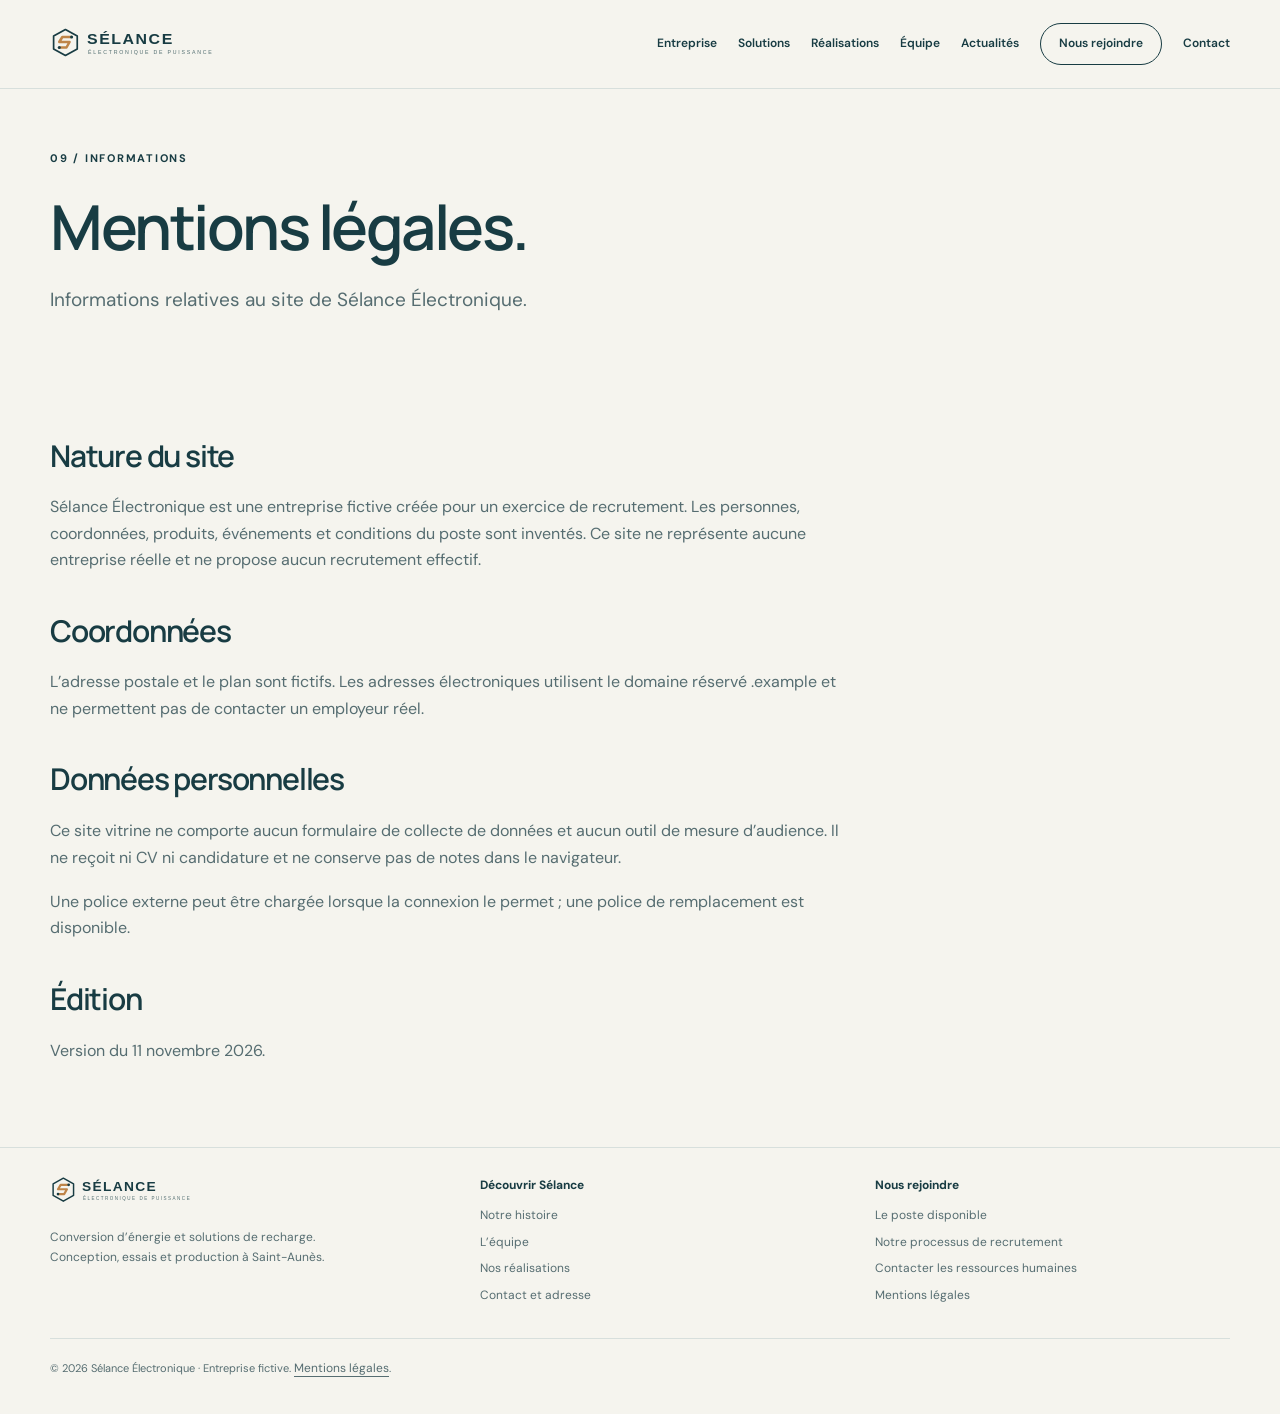
<file: mentions.html>
<!doctype html><html lang="fr"><head><meta charset="utf-8"><meta name="viewport" content="width=device-width, initial-scale=1"><meta name="robots" content="noindex,nofollow"><meta name="description" content="Sélance Électronique : électronique de puissance, conversion DC/DC et solutions de recharge. Découvrez notre entreprise, nos produits et nos métiers."><meta name="theme-color" content="#183c43"><title>Mentions légales · Sélance Électronique</title><link rel="icon" href="favicon.svg" type="image/svg+xml"><link rel="stylesheet" href="style.css"><script defer src="app.js"></script></head><body data-page="mentions"><a class="skip" href="#contenu">Aller au contenu</a><header class="header"><div class="wrap headrow"><a class="brand" href="index.html" aria-label="Sélance Électronique, accueil"><img src="assets/logo-selance.svg" alt="Sélance Électronique"></a><button class="menutoggle" aria-expanded="false" aria-controls="mainnav">Menu</button><nav id="mainnav" aria-label="Navigation principale"><a href="entreprise.html" >Entreprise</a><a href="solutions.html" >Solutions</a><a href="realisations.html" >Réalisations</a><a href="equipe.html" >Équipe</a><a href="actualites.html" >Actualités</a><a href="recrutement.html" class="notelink" >Nous rejoindre</a><a href="contact.html" >Contact</a></nav></div></header><main id="contenu"><div class="wrap"><header class="pageintro"><div class="eyebrow">09 / Informations</div><h1>Mentions légales.</h1><p>Informations relatives au site de Sélance Électronique.</p></header><section class="section compact content"><h2>Nature du site</h2><p>Sélance Électronique est une entreprise fictive créée pour un exercice de recrutement. Les personnes, coordonnées, produits, événements et conditions du poste sont inventés. Ce site ne représente aucune entreprise réelle et ne propose aucun recrutement effectif.</p><h2>Coordonnées</h2><p>L’adresse postale et le plan sont fictifs. Les adresses électroniques utilisent le domaine réservé .example et ne permettent pas de contacter un employeur réel.</p><h2>Données personnelles</h2><p>Ce site vitrine ne comporte aucun formulaire de collecte de données et aucun outil de mesure d’audience. Il ne reçoit ni CV ni candidature et ne conserve pas de notes dans le navigateur.</p><p>Une police externe peut être chargée lorsque la connexion le permet ; une police de remplacement est disponible.</p><h2>Édition</h2><p>Version du 11 novembre 2026.</p></section></div></main><footer class="foot"><div class="wrap"><div class="footgrid"><div><img class="footlogo" src="assets/logo-selance.svg" alt="Sélance Électronique"><p>Conversion d’énergie et solutions de recharge.<br/>Conception, essais et production à Saint-Aunès.</p></div><div><strong>Découvrir Sélance</strong><a href="entreprise.html#histoire">Notre histoire</a><a href="equipe.html">L’équipe</a><a href="realisations.html">Nos réalisations</a><a href="contact.html">Contact et adresse</a></div><div><strong>Nous rejoindre</strong><a href="offre.html">Le poste disponible</a><a href="recrutement.html">Notre processus de recrutement</a><a href="contact.html#recrutement">Contacter les ressources humaines</a><a href="mentions.html">Mentions légales</a></div></div><p class="fineprint">© 2026 Sélance Électronique · Entreprise fictive. <a href="mentions.html">Mentions légales</a>.</p></div></footer></body></html>
</file>
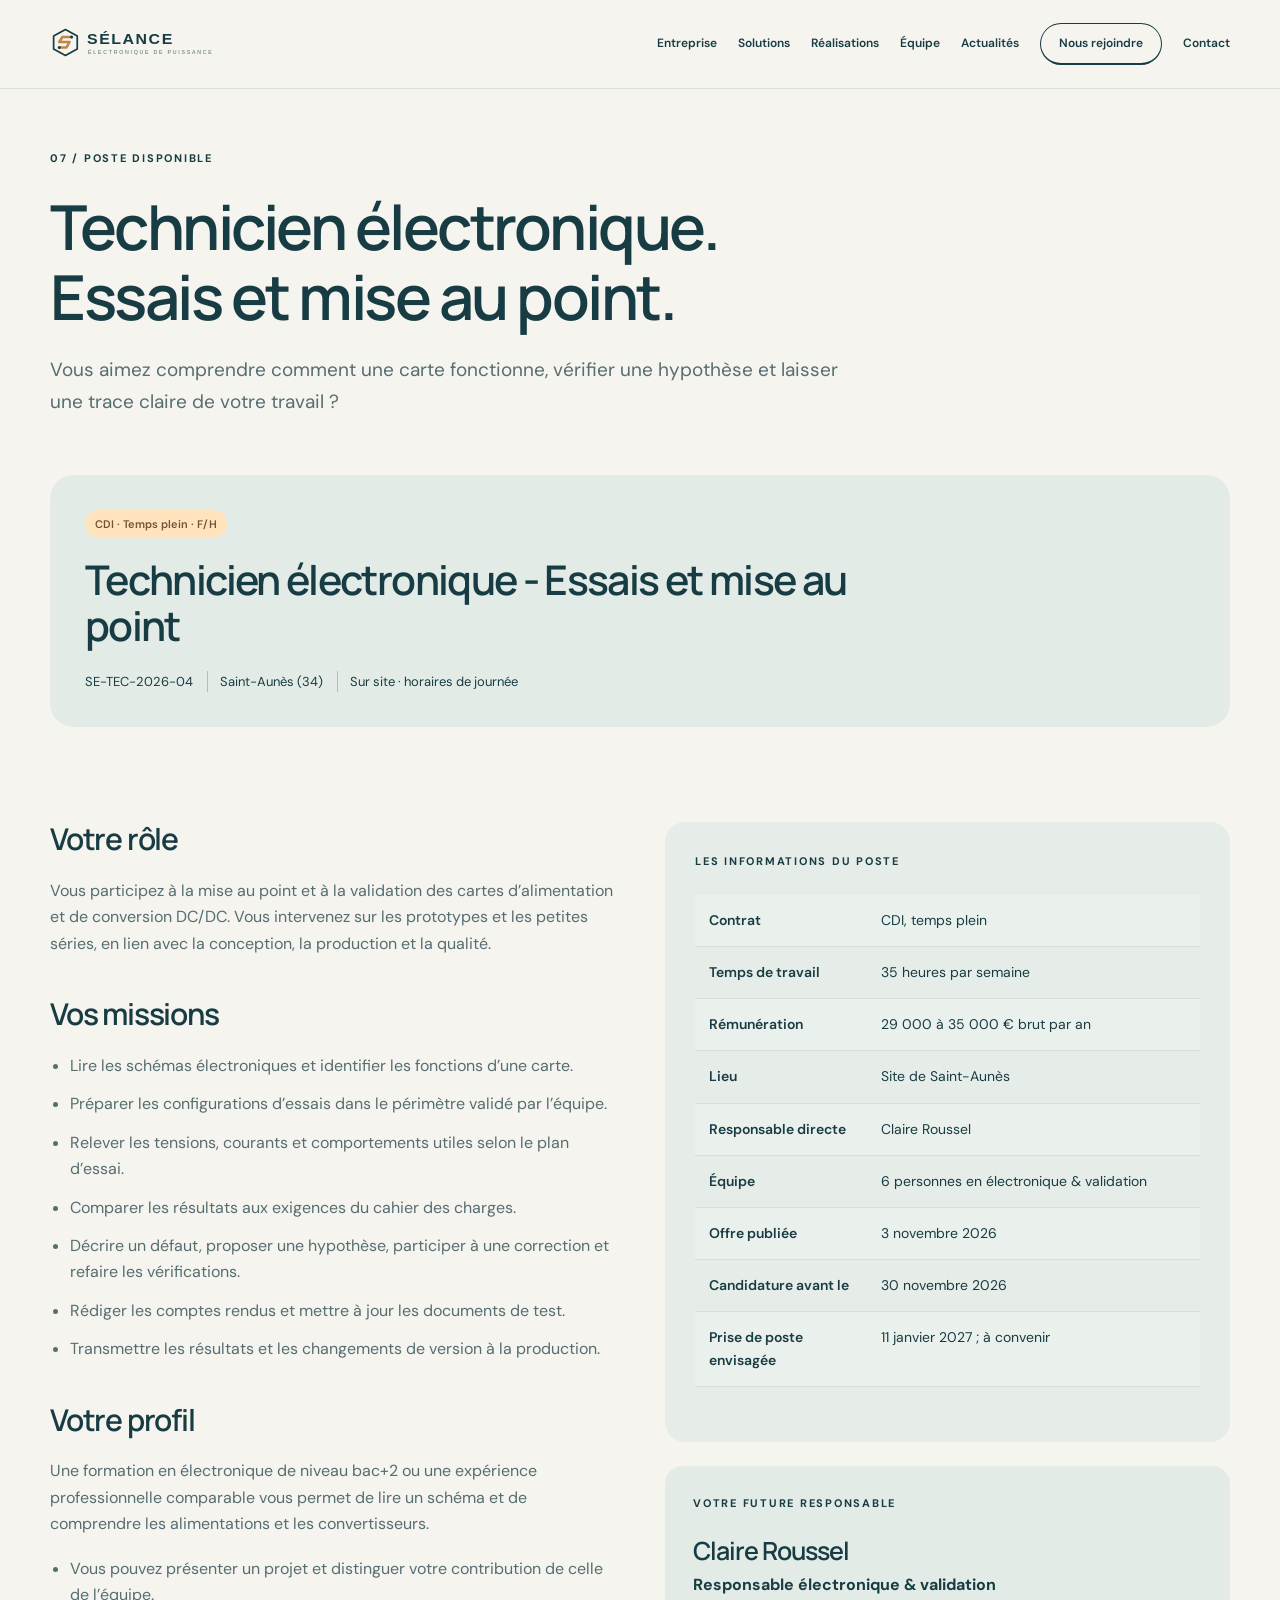
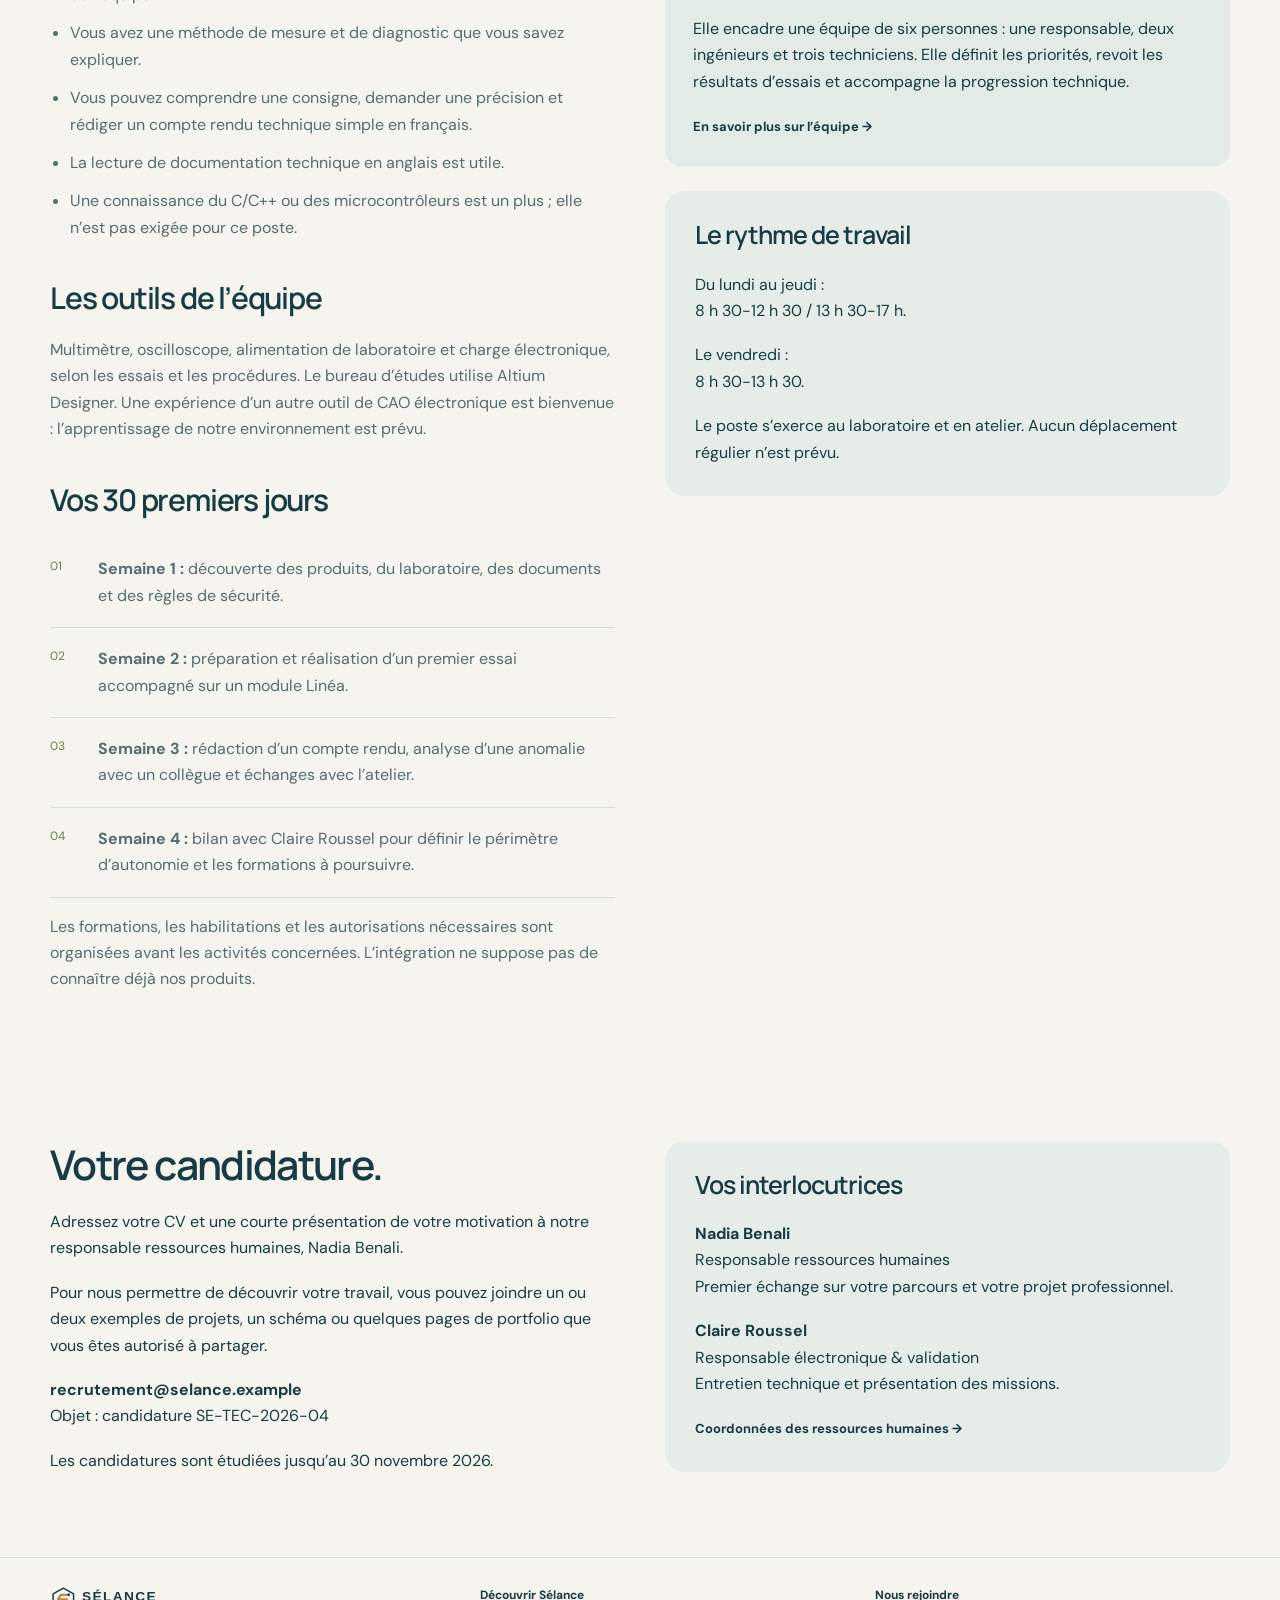
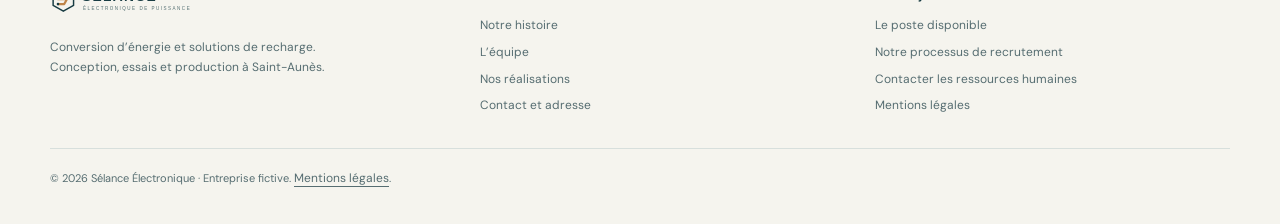
<file: offre.html>
<!doctype html><html lang="fr"><head><meta charset="utf-8"><meta name="viewport" content="width=device-width, initial-scale=1"><meta name="robots" content="noindex,nofollow"><meta name="description" content="Sélance Électronique : électronique de puissance, conversion DC/DC et solutions de recharge. Découvrez notre entreprise, nos produits et nos métiers."><meta name="theme-color" content="#183c43"><title>Technicien électronique - Essais et mise au point (F/H) · Sélance Électronique</title><link rel="icon" href="favicon.svg" type="image/svg+xml"><link rel="stylesheet" href="style.css"><script defer src="app.js"></script></head><body data-page="offre"><a class="skip" href="#contenu">Aller au contenu</a><header class="header"><div class="wrap headrow"><a class="brand" href="index.html" aria-label="Sélance Électronique, accueil"><img src="assets/logo-selance.svg" alt="Sélance Électronique"></a><button class="menutoggle" aria-expanded="false" aria-controls="mainnav">Menu</button><nav id="mainnav" aria-label="Navigation principale"><a href="entreprise.html" >Entreprise</a><a href="solutions.html" >Solutions</a><a href="realisations.html" >Réalisations</a><a href="equipe.html" >Équipe</a><a href="actualites.html" >Actualités</a><a href="recrutement.html" aria-current="page" class="notelink" >Nous rejoindre</a><a href="contact.html" >Contact</a></nav></div></header><main id="contenu"><div class="wrap"><header class="pageintro"><div class="eyebrow">07 / Poste disponible</div><h1>Technicien électronique.<br/>Essais et mise au point.</h1><p>Vous aimez comprendre comment une carte fonctionne, vérifier une hypothèse et laisser une trace claire de votre travail ?</p></header><section class="jobtop"><span class="pill recruit">CDI · Temps plein · F/H</span><h2>Technicien électronique - Essais et mise au point</h2><div class="jobmeta"><span>SE-TEC-2026-04</span><span>Saint-Aunès (34)</span><span>Sur site · horaires de journée</span></div></section><div class="split section"><article class="content"><h2 style="margin-top:0">Votre rôle</h2><p>Vous participez à la mise au point et à la validation des cartes d’alimentation et de conversion DC/DC. Vous intervenez sur les prototypes et les petites séries, en lien avec la conception, la production et la qualité.</p><h2>Vos missions</h2><ul class="list"><li>Lire les schémas électroniques et identifier les fonctions d’une carte.</li><li>Préparer les configurations d’essais dans le périmètre validé par l’équipe.</li><li>Relever les tensions, courants et comportements utiles selon le plan d’essai.</li><li>Comparer les résultats aux exigences du cahier des charges.</li><li>Décrire un défaut, proposer une hypothèse, participer à une correction et refaire les vérifications.</li><li>Rédiger les comptes rendus et mettre à jour les documents de test.</li><li>Transmettre les résultats et les changements de version à la production.</li></ul><h2>Votre profil</h2><p>Une formation en électronique de niveau bac+2 ou une expérience professionnelle comparable vous permet de lire un schéma et de comprendre les alimentations et les convertisseurs.</p><ul class="list"><li>Vous pouvez présenter un projet et distinguer votre contribution de celle de l’équipe.</li><li>Vous avez une méthode de mesure et de diagnostic que vous savez expliquer.</li><li>Vous pouvez comprendre une consigne, demander une précision et rédiger un compte rendu technique simple en français.</li><li>La lecture de documentation technique en anglais est utile.</li><li>Une connaissance du C/C++ ou des microcontrôleurs est un plus ; elle n’est pas exigée pour ce poste.</li></ul><h2>Les outils de l’équipe</h2><p>Multimètre, oscilloscope, alimentation de laboratoire et charge électronique, selon les essais et les procédures. Le bureau d’études utilise Altium Designer. Une expérience d’un autre outil de CAO électronique est bienvenue : l’apprentissage de notre environnement est prévu.</p><h2 id="integration">Vos 30 premiers jours</h2><ol class="numbered"><li><strong>Semaine 1 :</strong> découverte des produits, du laboratoire, des documents et des règles de sécurité.</li><li><strong>Semaine 2 :</strong> préparation et réalisation d’un premier essai accompagné sur un module Linéa.</li><li><strong>Semaine 3 :</strong> rédaction d’un compte rendu, analyse d’une anomalie avec un collègue et échanges avec l’atelier.</li><li><strong>Semaine 4 :</strong> bilan avec Claire Roussel pour définir le périmètre d’autonomie et les formations à poursuivre.</li></ol><p>Les formations, les habilitations et les autorisations nécessaires sont organisées avant les activités concernées. L’intégration ne suppose pas de connaître déjà nos produits.</p></article><aside><div class="panel"><div class="eyebrow">Les informations du poste</div><table class="facttable"><tbody><tr><th scope="row">Contrat</th><td>CDI, temps plein</td></tr><tr><th scope="row">Temps de travail</th><td>35 heures par semaine</td></tr><tr><th scope="row">Rémunération</th><td>29 000 à 35 000 € brut par an</td></tr><tr><th scope="row">Lieu</th><td>Site de Saint-Aunès</td></tr><tr><th scope="row">Responsable directe</th><td>Claire Roussel</td></tr><tr><th scope="row">Équipe</th><td>6 personnes en électronique & validation</td></tr><tr><th scope="row">Offre publiée</th><td>3 novembre 2026</td></tr><tr><th scope="row">Candidature avant le</th><td>30 novembre 2026</td></tr><tr><th scope="row">Prise de poste envisagée</th><td>11 janvier 2027 ; à convenir</td></tr></tbody></table></div><div class="manager"><p class="eyebrow">Votre future responsable</p><h3 class="name">Claire Roussel</h3><p><strong>Responsable électronique & validation</strong></p><p>Elle encadre une équipe de six personnes : une responsable, deux ingénieurs et trois techniciens. Elle définit les priorités, revoit les résultats d’essais et accompagne la progression technique.</p><a class="textlink" href="equipe.html#claire">En savoir plus sur l’équipe →</a></div><div class="panel"><h3>Le rythme de travail</h3><p>Du lundi au jeudi :<br/>8 h 30-12 h 30 / 13 h 30-17 h.</p><p>Le vendredi :<br/>8 h 30-13 h 30.</p><p>Le poste s’exerce au laboratoire et en atelier. Aucun déplacement régulier n’est prévu.</p></div></aside></div><section class="section" id="candidature"><div class="split"><div><h2>Votre candidature.</h2><p>Adressez votre CV et une courte présentation de votre motivation à notre responsable ressources humaines, Nadia Benali.</p><p>Pour nous permettre de découvrir votre travail, vous pouvez joindre un ou deux exemples de projets, un schéma ou quelques pages de portfolio que vous êtes autorisé à partager.</p><p><strong>recrutement@selance.example</strong><br/>Objet : candidature SE-TEC-2026-04</p><p>Les candidatures sont étudiées jusqu’au 30 novembre 2026.</p></div><div class="panel"><h3>Vos interlocutrices</h3><p><strong>Nadia Benali</strong><br/>Responsable ressources humaines<br/>Premier échange sur votre parcours et votre projet professionnel.</p><p><strong>Claire Roussel</strong><br/>Responsable électronique & validation<br/>Entretien technique et présentation des missions.</p><a class="textlink" href="contact.html#recrutement">Coordonnées des ressources humaines →</a></div></div></section></div></main><footer class="foot"><div class="wrap"><div class="footgrid"><div><img class="footlogo" src="assets/logo-selance.svg" alt="Sélance Électronique"><p>Conversion d’énergie et solutions de recharge.<br/>Conception, essais et production à Saint-Aunès.</p></div><div><strong>Découvrir Sélance</strong><a href="entreprise.html#histoire">Notre histoire</a><a href="equipe.html">L’équipe</a><a href="realisations.html">Nos réalisations</a><a href="contact.html">Contact et adresse</a></div><div><strong>Nous rejoindre</strong><a href="offre.html">Le poste disponible</a><a href="recrutement.html">Notre processus de recrutement</a><a href="contact.html#recrutement">Contacter les ressources humaines</a><a href="mentions.html">Mentions légales</a></div></div><p class="fineprint">© 2026 Sélance Électronique · Entreprise fictive. <a href="mentions.html">Mentions légales</a>.</p></div></footer></body></html>
</file>
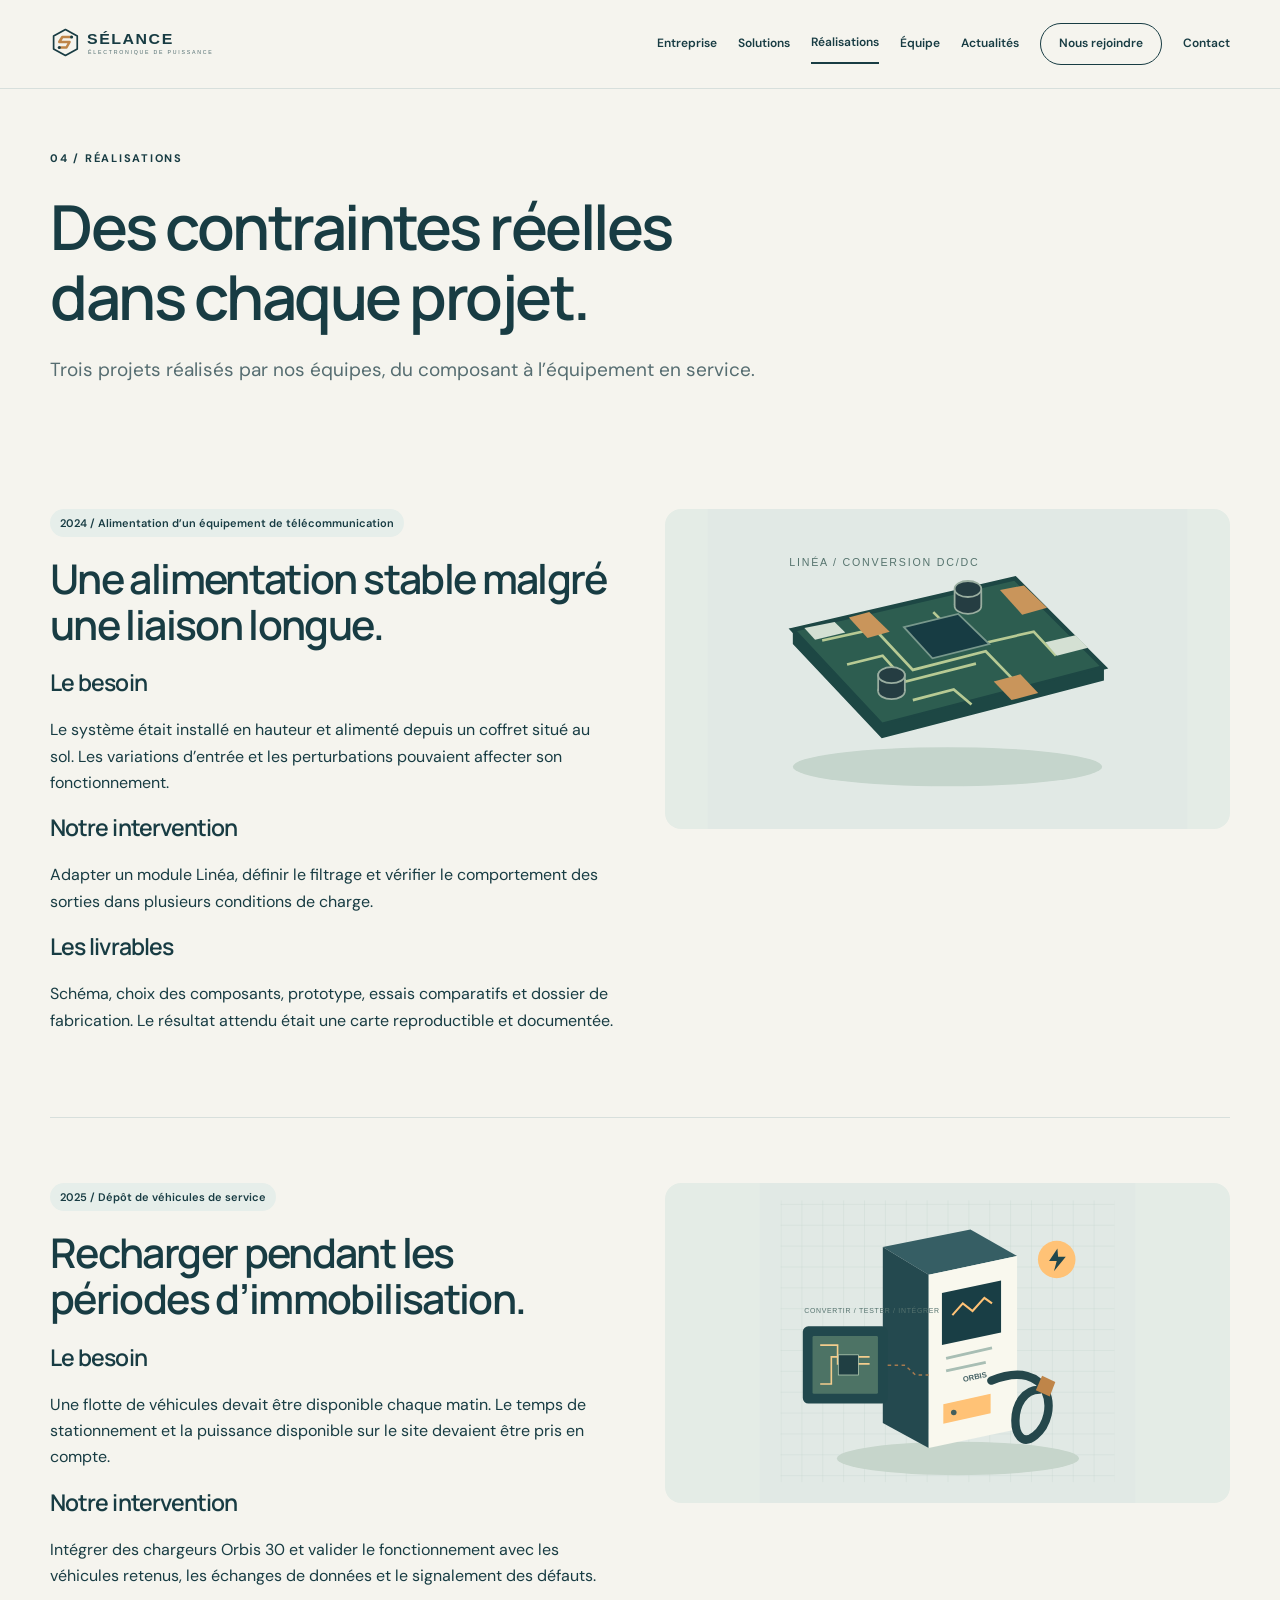
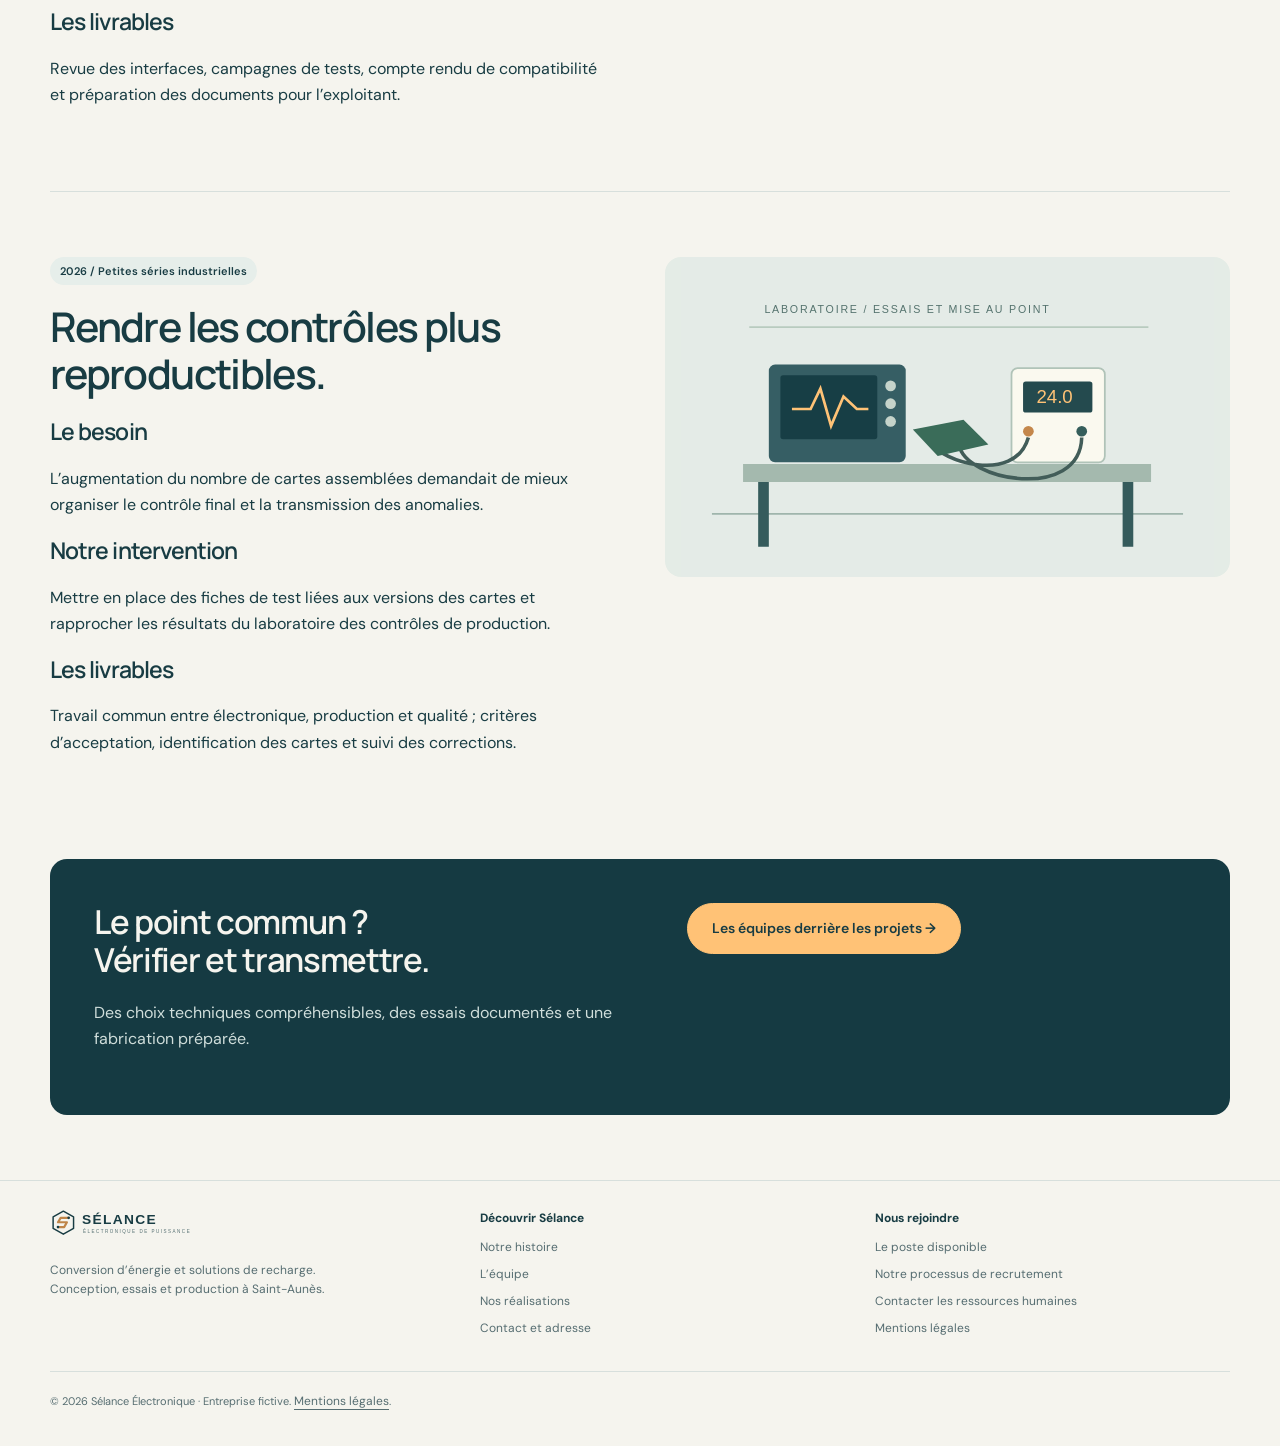
<file: realisations.html>
<!doctype html><html lang="fr"><head><meta charset="utf-8"><meta name="viewport" content="width=device-width, initial-scale=1"><meta name="robots" content="noindex,nofollow"><meta name="description" content="Sélance Électronique : électronique de puissance, conversion DC/DC et solutions de recharge. Découvrez notre entreprise, nos produits et nos métiers."><meta name="theme-color" content="#183c43"><title>Nos réalisations · Sélance Électronique</title><link rel="icon" href="favicon.svg" type="image/svg+xml"><link rel="stylesheet" href="style.css"><script defer src="app.js"></script></head><body data-page="realisations"><a class="skip" href="#contenu">Aller au contenu</a><header class="header"><div class="wrap headrow"><a class="brand" href="index.html" aria-label="Sélance Électronique, accueil"><img src="assets/logo-selance.svg" alt="Sélance Électronique"></a><button class="menutoggle" aria-expanded="false" aria-controls="mainnav">Menu</button><nav id="mainnav" aria-label="Navigation principale"><a href="entreprise.html" >Entreprise</a><a href="solutions.html" >Solutions</a><a href="realisations.html" aria-current="page" >Réalisations</a><a href="equipe.html" >Équipe</a><a href="actualites.html" >Actualités</a><a href="recrutement.html" class="notelink" >Nous rejoindre</a><a href="contact.html" >Contact</a></nav></div></header><main id="contenu"><div class="wrap"><header class="pageintro"><div class="eyebrow">04 / Réalisations</div><h1>Des contraintes réelles<br/>dans chaque projet.</h1><p>Trois projets réalisés par nos équipes, du composant à l’équipement en service.</p></header><section class="section split solutiondetail" id="telecom"><div><span class="pill">2024 / Alimentation d’un équipement de télécommunication</span><h2>Une alimentation stable malgré une liaison longue.</h2><h3>Le besoin</h3><p>Le système était installé en hauteur et alimenté depuis un coffret situé au sol. Les variations d’entrée et les perturbations pouvaient affecter son fonctionnement.</p><h3>Notre intervention</h3><p>Adapter un module Linéa, définir le filtrage et vérifier le comportement des sorties dans plusieurs conditions de charge.</p><h3>Les livrables</h3><p>Schéma, choix des composants, prototype, essais comparatifs et dossier de fabrication. Le résultat attendu était une carte reproductible et documentée.</p></div><div><img src="assets/linea.svg" alt="Illustration du projet : Alimentation d’un équipement de télécommunication"></div></section><section class="section split solutiondetail" id="flotte"><div><span class="pill">2025 / Dépôt de véhicules de service</span><h2>Recharger pendant les périodes d’immobilisation.</h2><h3>Le besoin</h3><p>Une flotte de véhicules devait être disponible chaque matin. Le temps de stationnement et la puissance disponible sur le site devaient être pris en compte.</p><h3>Notre intervention</h3><p>Intégrer des chargeurs Orbis 30 et valider le fonctionnement avec les véhicules retenus, les échanges de données et le signalement des défauts.</p><h3>Les livrables</h3><p>Revue des interfaces, campagnes de tests, compte rendu de compatibilité et préparation des documents pour l’exploitant.</p></div><div><img src="assets/orbis.svg" alt="Illustration du projet : Dépôt de véhicules de service"></div></section><section class="section split solutiondetail" id="atelier"><div><span class="pill">2026 / Petites séries industrielles</span><h2>Rendre les contrôles plus reproductibles.</h2><h3>Le besoin</h3><p>L’augmentation du nombre de cartes assemblées demandait de mieux organiser le contrôle final et la transmission des anomalies.</p><h3>Notre intervention</h3><p>Mettre en place des fiches de test liées aux versions des cartes et rapprocher les résultats du laboratoire des contrôles de production.</p><h3>Les livrables</h3><p>Travail commun entre électronique, production et qualité ; critères d’acceptation, identification des cartes et suivi des corrections.</p></div><div><img src="assets/laboratoire.svg" alt="Illustration du projet : Petites séries industrielles"></div></section><section class="band"><div><h2>Le point commun ?<br/>Vérifier et transmettre.</h2><p>Des choix techniques compréhensibles, des essais documentés et une fabrication préparée.</p></div><div><a class="button" href="equipe.html">Les équipes derrière les projets →</a></div></section></div></main><footer class="foot"><div class="wrap"><div class="footgrid"><div><img class="footlogo" src="assets/logo-selance.svg" alt="Sélance Électronique"><p>Conversion d’énergie et solutions de recharge.<br/>Conception, essais et production à Saint-Aunès.</p></div><div><strong>Découvrir Sélance</strong><a href="entreprise.html#histoire">Notre histoire</a><a href="equipe.html">L’équipe</a><a href="realisations.html">Nos réalisations</a><a href="contact.html">Contact et adresse</a></div><div><strong>Nous rejoindre</strong><a href="offre.html">Le poste disponible</a><a href="recrutement.html">Notre processus de recrutement</a><a href="contact.html#recrutement">Contacter les ressources humaines</a><a href="mentions.html">Mentions légales</a></div></div><p class="fineprint">© 2026 Sélance Électronique · Entreprise fictive. <a href="mentions.html">Mentions légales</a>.</p></div></footer></body></html>
</file>
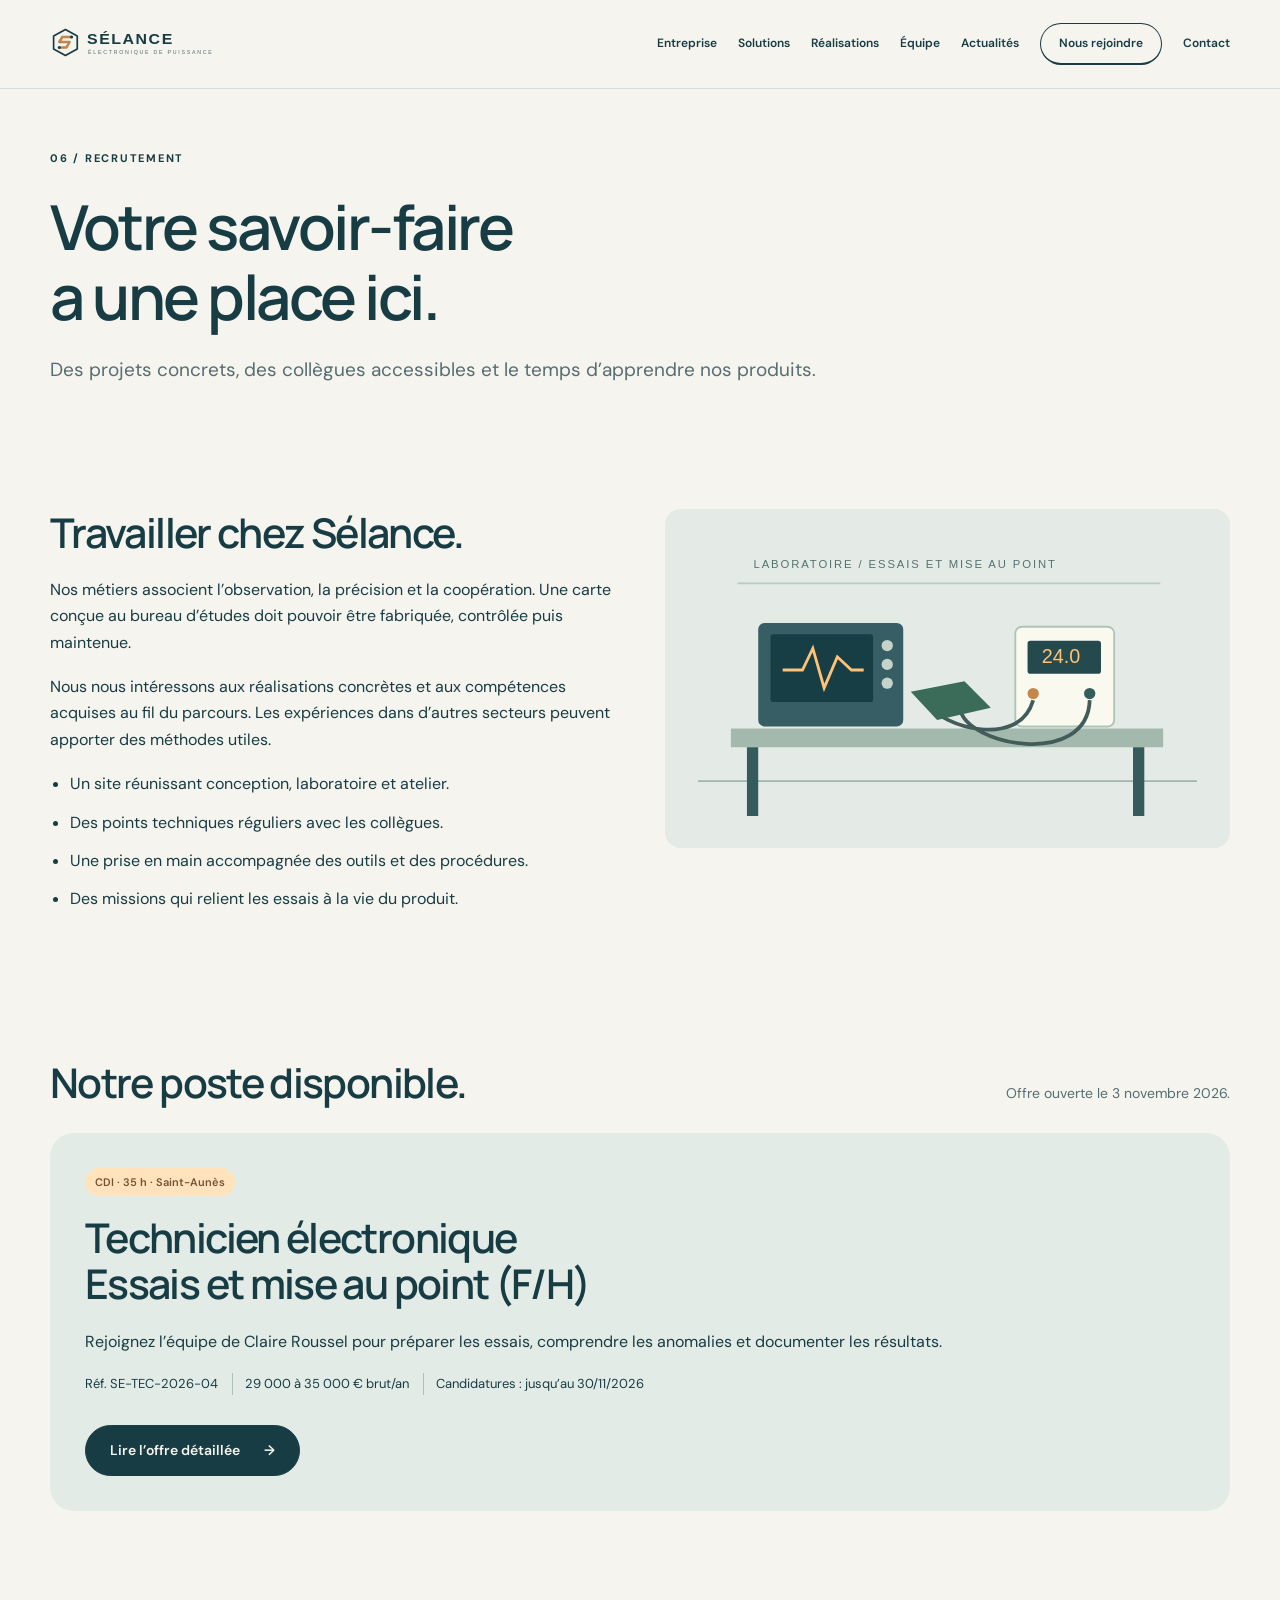
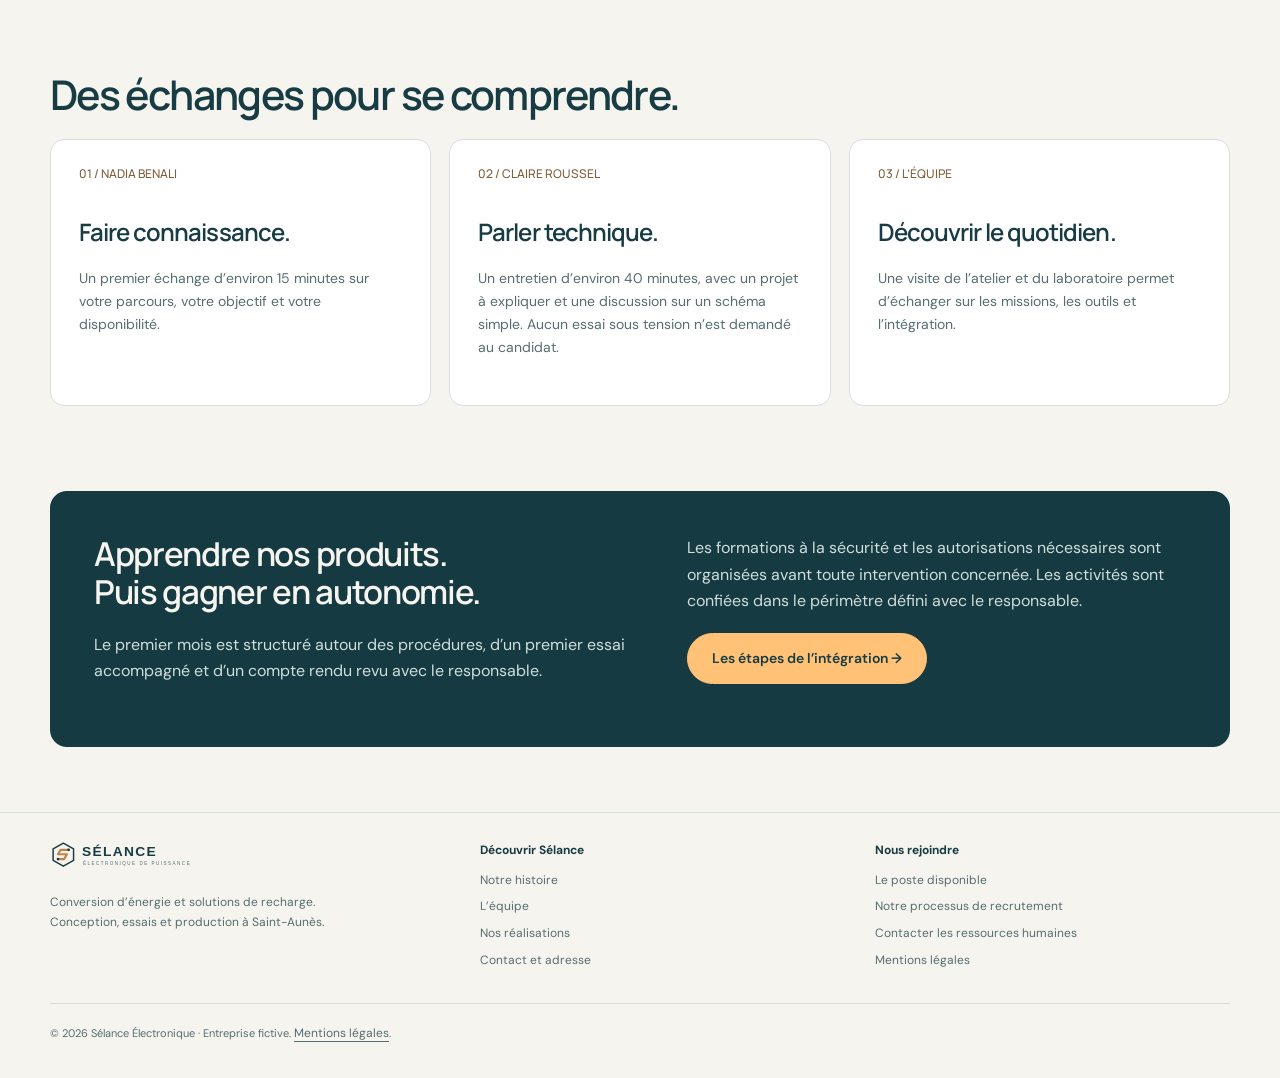
<file: recrutement.html>
<!doctype html><html lang="fr"><head><meta charset="utf-8"><meta name="viewport" content="width=device-width, initial-scale=1"><meta name="robots" content="noindex,nofollow"><meta name="description" content="Sélance Électronique : électronique de puissance, conversion DC/DC et solutions de recharge. Découvrez notre entreprise, nos produits et nos métiers."><meta name="theme-color" content="#183c43"><title>Nous rejoindre · Sélance Électronique</title><link rel="icon" href="favicon.svg" type="image/svg+xml"><link rel="stylesheet" href="style.css"><script defer src="app.js"></script></head><body data-page="recrutement"><a class="skip" href="#contenu">Aller au contenu</a><header class="header"><div class="wrap headrow"><a class="brand" href="index.html" aria-label="Sélance Électronique, accueil"><img src="assets/logo-selance.svg" alt="Sélance Électronique"></a><button class="menutoggle" aria-expanded="false" aria-controls="mainnav">Menu</button><nav id="mainnav" aria-label="Navigation principale"><a href="entreprise.html" >Entreprise</a><a href="solutions.html" >Solutions</a><a href="realisations.html" >Réalisations</a><a href="equipe.html" >Équipe</a><a href="actualites.html" >Actualités</a><a href="recrutement.html" aria-current="page" class="notelink" >Nous rejoindre</a><a href="contact.html" >Contact</a></nav></div></header><main id="contenu"><div class="wrap"><header class="pageintro"><div class="eyebrow">06 / Recrutement</div><h1>Votre savoir-faire<br/>a une place ici.</h1><p>Des projets concrets, des collègues accessibles et le temps d’apprendre nos produits.</p></header><section class="section split"><div><h2>Travailler chez Sélance.</h2><p>Nos métiers associent l’observation, la précision et la coopération. Une carte conçue au bureau d’études doit pouvoir être fabriquée, contrôlée puis maintenue.</p><p>Nous nous intéressons aux réalisations concrètes et aux compétences acquises au fil du parcours. Les expériences dans d’autres secteurs peuvent apporter des méthodes utiles.</p><ul class="list"><li>Un site réunissant conception, laboratoire et atelier.</li><li>Des points techniques réguliers avec les collègues.</li><li>Une prise en main accompagnée des outils et des procédures.</li><li>Des missions qui relient les essais à la vie du produit.</li></ul></div><div class="map"><img src="assets/laboratoire.svg" alt="Illustration d’un poste au laboratoire" style="width:100%;display:block"></div></section><section class="section" id="offres"><div class="sectionhead"><h2>Notre poste disponible.</h2><p>Offre ouverte le 3 novembre 2026.</p></div><article class="jobtop"><span class="pill recruit">CDI · 35 h · Saint-Aunès</span><h2>Technicien électronique<br/>Essais et mise au point (F/H)</h2><p>Rejoignez l’équipe de Claire Roussel pour préparer les essais, comprendre les anomalies et documenter les résultats.</p><div class="jobmeta"><span>Réf. SE-TEC-2026-04</span><span>29 000 à 35 000 € brut/an</span><span>Candidatures : jusqu’au 30/11/2026</span></div><div class="actions"><a class="button" href="offre.html">Lire l’offre détaillée <span aria-hidden="true">→</span></a></div></article></section><section class="section"><h2>Des échanges pour se comprendre.</h2><div class="grid"><article class="card"><span class="num">01 / NADIA BENALI</span><h3>Faire connaissance.</h3><p>Un premier échange d’environ 15 minutes sur votre parcours, votre objectif et votre disponibilité.</p></article><article class="card"><span class="num">02 / CLAIRE ROUSSEL</span><h3>Parler technique.</h3><p>Un entretien d’environ 40 minutes, avec un projet à expliquer et une discussion sur un schéma simple. Aucun essai sous tension n’est demandé au candidat.</p></article><article class="card"><span class="num">03 / L’ÉQUIPE</span><h3>Découvrir le quotidien.</h3><p>Une visite de l’atelier et du laboratoire permet d’échanger sur les missions, les outils et l’intégration.</p></article></div></section><section class="band"><div><h2>Apprendre nos produits.<br/>Puis gagner en autonomie.</h2><p>Le premier mois est structuré autour des procédures, d’un premier essai accompagné et d’un compte rendu revu avec le responsable.</p></div><div><p>Les formations à la sécurité et les autorisations nécessaires sont organisées avant toute intervention concernée. Les activités sont confiées dans le périmètre défini avec le responsable.</p><a class="button" href="offre.html#integration">Les étapes de l’intégration →</a></div></section></div></main><footer class="foot"><div class="wrap"><div class="footgrid"><div><img class="footlogo" src="assets/logo-selance.svg" alt="Sélance Électronique"><p>Conversion d’énergie et solutions de recharge.<br/>Conception, essais et production à Saint-Aunès.</p></div><div><strong>Découvrir Sélance</strong><a href="entreprise.html#histoire">Notre histoire</a><a href="equipe.html">L’équipe</a><a href="realisations.html">Nos réalisations</a><a href="contact.html">Contact et adresse</a></div><div><strong>Nous rejoindre</strong><a href="offre.html">Le poste disponible</a><a href="recrutement.html">Notre processus de recrutement</a><a href="contact.html#recrutement">Contacter les ressources humaines</a><a href="mentions.html">Mentions légales</a></div></div><p class="fineprint">© 2026 Sélance Électronique · Entreprise fictive. <a href="mentions.html">Mentions légales</a>.</p></div></footer></body></html>
</file>
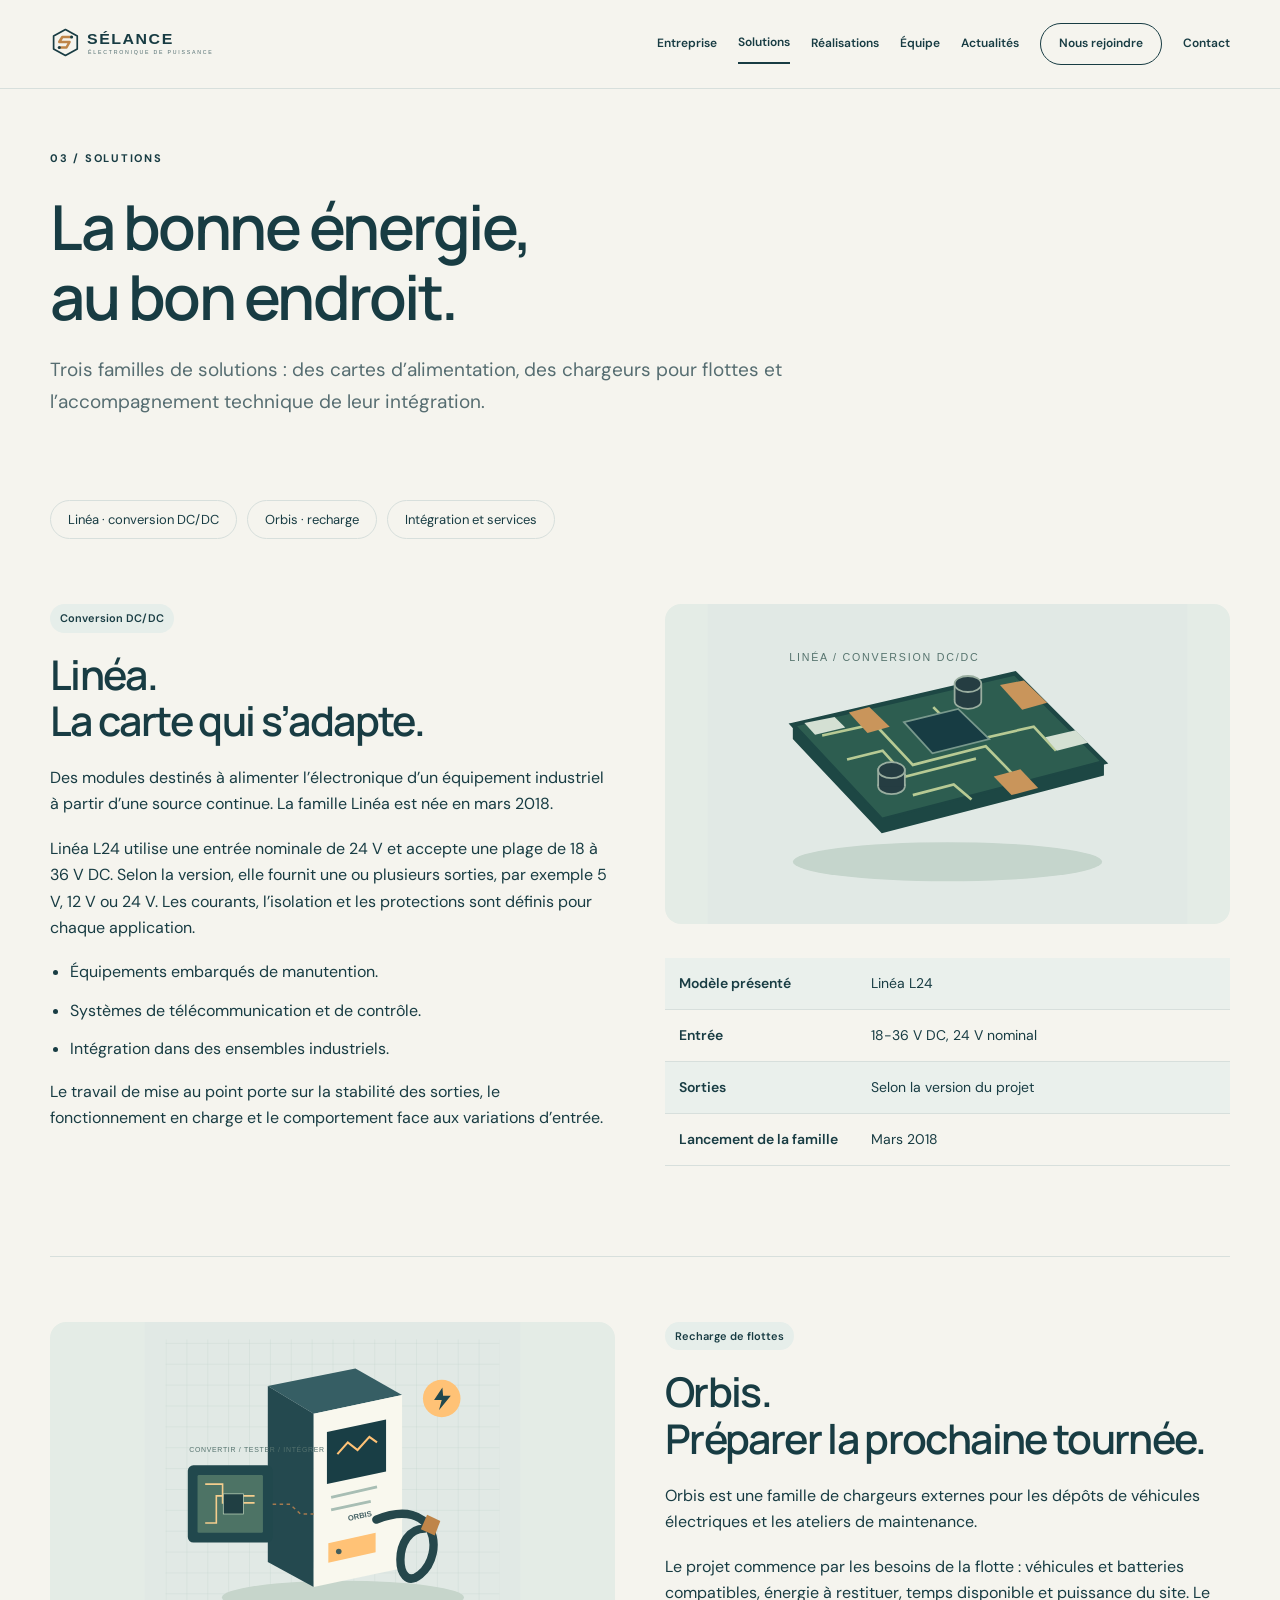
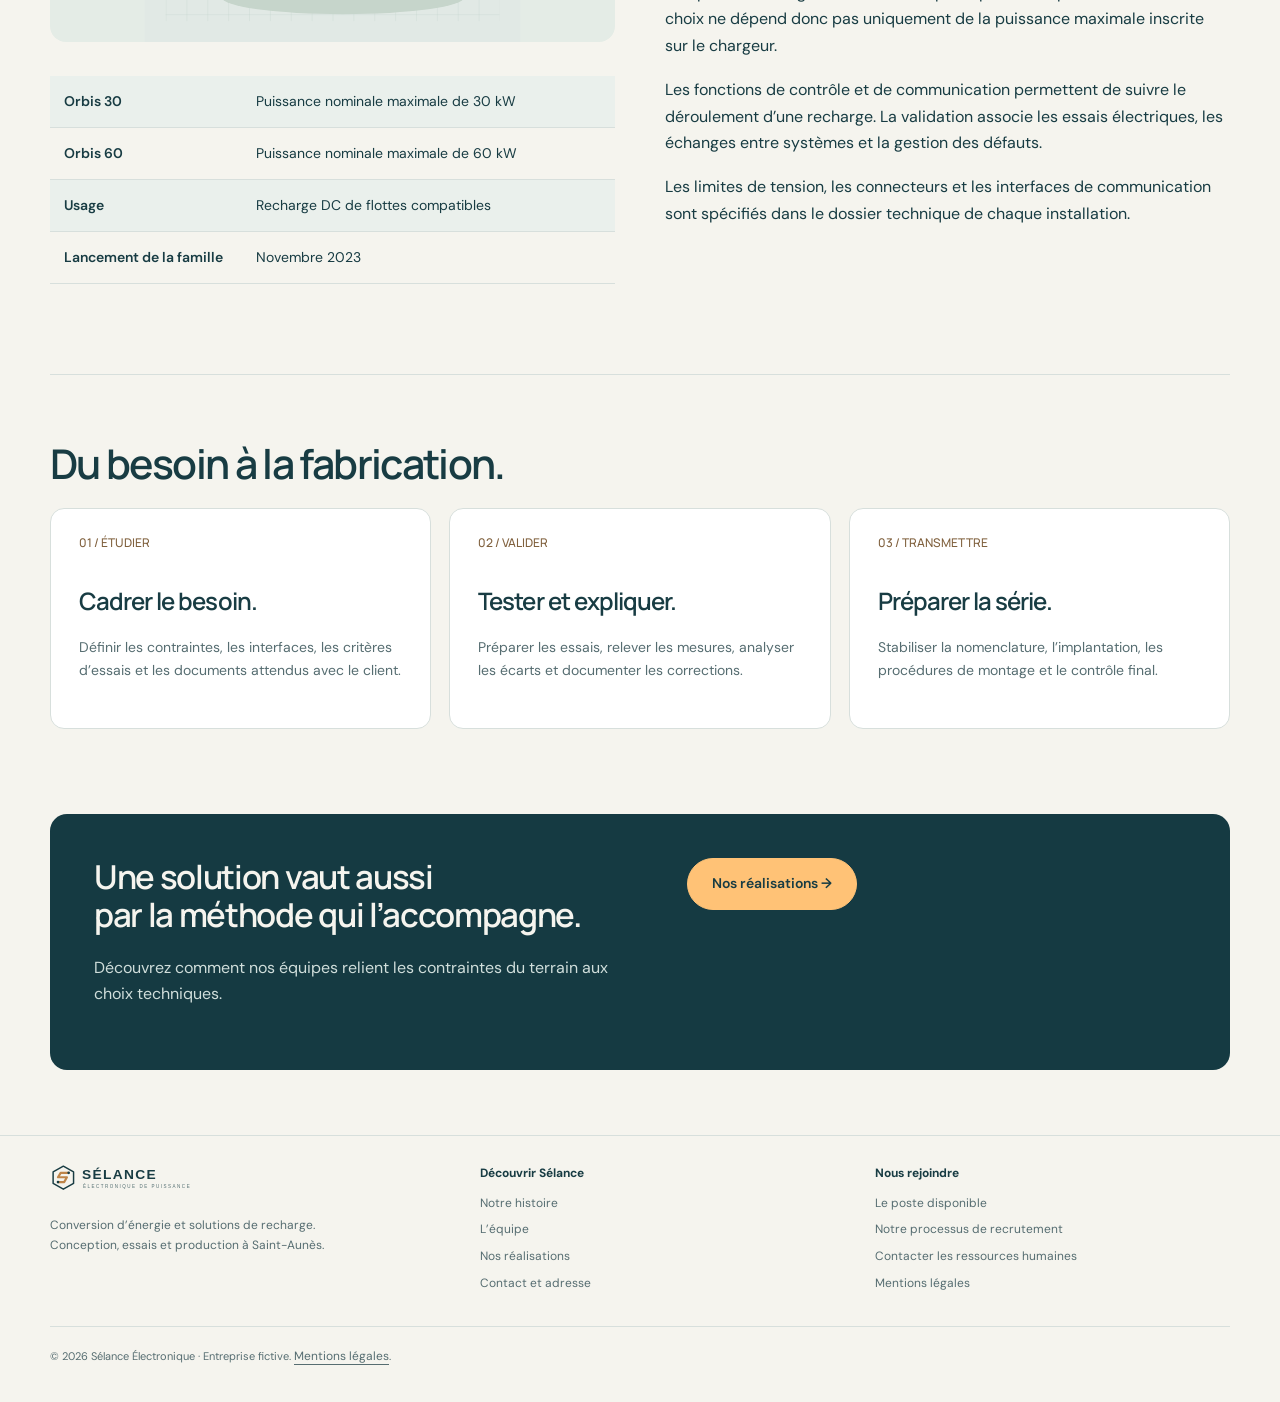
<file: solutions.html>
<!doctype html><html lang="fr"><head><meta charset="utf-8"><meta name="viewport" content="width=device-width, initial-scale=1"><meta name="robots" content="noindex,nofollow"><meta name="description" content="Sélance Électronique : électronique de puissance, conversion DC/DC et solutions de recharge. Découvrez notre entreprise, nos produits et nos métiers."><meta name="theme-color" content="#183c43"><title>Nos produits et nos services · Sélance Électronique</title><link rel="icon" href="favicon.svg" type="image/svg+xml"><link rel="stylesheet" href="style.css"><script defer src="app.js"></script></head><body data-page="solutions"><a class="skip" href="#contenu">Aller au contenu</a><header class="header"><div class="wrap headrow"><a class="brand" href="index.html" aria-label="Sélance Électronique, accueil"><img src="assets/logo-selance.svg" alt="Sélance Électronique"></a><button class="menutoggle" aria-expanded="false" aria-controls="mainnav">Menu</button><nav id="mainnav" aria-label="Navigation principale"><a href="entreprise.html" >Entreprise</a><a href="solutions.html" aria-current="page" >Solutions</a><a href="realisations.html" >Réalisations</a><a href="equipe.html" >Équipe</a><a href="actualites.html" >Actualités</a><a href="recrutement.html" class="notelink" >Nous rejoindre</a><a href="contact.html" >Contact</a></nav></div></header><main id="contenu"><div class="wrap"><header class="pageintro"><div class="eyebrow">03 / Solutions</div><h1>La bonne énergie,<br/>au bon endroit.</h1><p>Trois familles de solutions : des cartes d’alimentation, des chargeurs pour flottes et l’accompagnement technique de leur intégration.</p></header><div class="subnav"><a href="#linea">Linéa · conversion DC/DC</a><a href="#orbis">Orbis · recharge</a><a href="#services">Intégration et services</a></div><section class="section split solutiondetail" id="linea"><div><span class="pill">Conversion DC/DC</span><h2>Linéa.<br/>La carte qui s’adapte.</h2><p>Des modules destinés à alimenter l’électronique d’un équipement industriel à partir d’une source continue. La famille Linéa est née en mars 2018.</p><p>Linéa L24 utilise une entrée nominale de 24 V et accepte une plage de 18 à 36 V DC. Selon la version, elle fournit une ou plusieurs sorties, par exemple 5 V, 12 V ou 24 V. Les courants, l’isolation et les protections sont définis pour chaque application.</p><ul class="list"><li>Équipements embarqués de manutention.</li><li>Systèmes de télécommunication et de contrôle.</li><li>Intégration dans des ensembles industriels.</li></ul><p>Le travail de mise au point porte sur la stabilité des sorties, le fonctionnement en charge et le comportement face aux variations d’entrée.</p></div><div><img src="assets/linea.svg" alt="Illustration d’une carte de conversion Linéa"><table class="facttable"><tbody><tr><th scope="row">Modèle présenté</th><td>Linéa L24</td></tr><tr><th scope="row">Entrée</th><td>18-36 V DC, 24 V nominal</td></tr><tr><th scope="row">Sorties</th><td>Selon la version du projet</td></tr><tr><th scope="row">Lancement de la famille</th><td>Mars 2018</td></tr></tbody></table></div></section><section class="section split solutiondetail" id="orbis"><div><img src="assets/orbis.svg" alt="Illustration d’un chargeur externe Orbis"><table class="facttable"><tbody><tr><th scope="row">Orbis 30</th><td>Puissance nominale maximale de 30 kW</td></tr><tr><th scope="row">Orbis 60</th><td>Puissance nominale maximale de 60 kW</td></tr><tr><th scope="row">Usage</th><td>Recharge DC de flottes compatibles</td></tr><tr><th scope="row">Lancement de la famille</th><td>Novembre 2023</td></tr></tbody></table></div><div><span class="pill">Recharge de flottes</span><h2>Orbis.<br/>Préparer la prochaine tournée.</h2><p>Orbis est une famille de chargeurs externes pour les dépôts de véhicules électriques et les ateliers de maintenance.</p><p>Le projet commence par les besoins de la flotte : véhicules et batteries compatibles, énergie à restituer, temps disponible et puissance du site. Le choix ne dépend donc pas uniquement de la puissance maximale inscrite sur le chargeur.</p><p>Les fonctions de contrôle et de communication permettent de suivre le déroulement d’une recharge. La validation associe les essais électriques, les échanges entre systèmes et la gestion des défauts.</p><p>Les limites de tension, les connecteurs et les interfaces de communication sont spécifiés dans le dossier technique de chaque installation.</p></div></section><section class="section solutiondetail" id="services"><h2>Du besoin à la fabrication.</h2><div class="grid"><article class="card"><span class="num">01 / ÉTUDIER</span><h3>Cadrer le besoin.</h3><p>Définir les contraintes, les interfaces, les critères d’essais et les documents attendus avec le client.</p></article><article class="card"><span class="num">02 / VALIDER</span><h3>Tester et expliquer.</h3><p>Préparer les essais, relever les mesures, analyser les écarts et documenter les corrections.</p></article><article class="card"><span class="num">03 / TRANSMETTRE</span><h3>Préparer la série.</h3><p>Stabiliser la nomenclature, l’implantation, les procédures de montage et le contrôle final.</p></article></div></section><section class="band"><div><h2>Une solution vaut aussi<br/>par la méthode qui l’accompagne.</h2><p>Découvrez comment nos équipes relient les contraintes du terrain aux choix techniques.</p></div><div><a class="button" href="realisations.html">Nos réalisations →</a></div></section></div></main><footer class="foot"><div class="wrap"><div class="footgrid"><div><img class="footlogo" src="assets/logo-selance.svg" alt="Sélance Électronique"><p>Conversion d’énergie et solutions de recharge.<br/>Conception, essais et production à Saint-Aunès.</p></div><div><strong>Découvrir Sélance</strong><a href="entreprise.html#histoire">Notre histoire</a><a href="equipe.html">L’équipe</a><a href="realisations.html">Nos réalisations</a><a href="contact.html">Contact et adresse</a></div><div><strong>Nous rejoindre</strong><a href="offre.html">Le poste disponible</a><a href="recrutement.html">Notre processus de recrutement</a><a href="contact.html#recrutement">Contacter les ressources humaines</a><a href="mentions.html">Mentions légales</a></div></div><p class="fineprint">© 2026 Sélance Électronique · Entreprise fictive. <a href="mentions.html">Mentions légales</a>.</p></div></footer></body></html>
</file>
<file: style.css>
@import url('https://fonts.googleapis.com/css2?family=DM+Sans:wght@400;500;600;700&family=Manrope:wght@400;500;600;700;800&display=swap');
:root{--ink:#183c43;--muted:#566d71;--paper:#f5f4ee;--line:#d7dfdc;--lime:#ffc276;--white:#fff;--dark:#153a42;--radius:20px}
*{box-sizing:border-box}html{scroll-behavior:smooth;scroll-padding-top:110px}body{margin:0;background:var(--paper);color:var(--ink);font:16px/1.65 'DM Sans',Arial,sans-serif}a{color:inherit;text-underline-offset:4px}button,input,textarea{font:inherit}button,a,input,textarea,summary{-webkit-tap-highlight-color:transparent}a:focus-visible,button:focus-visible,input:focus-visible,textarea:focus-visible,summary:focus-visible{outline:3px solid #407b25;outline-offset:5px}a:hover{color:#3a602b}h1,h2,h3{font-family:Manrope,Arial,sans-serif;line-height:1.13;letter-spacing:-.04em;margin:0 0 22px}h1{font-size:clamp(40px,5.3vw,74px);font-weight:600}h2{font-size:clamp(29px,3.2vw,42px);font-weight:600}h3{font-size:23px;font-weight:600}p{margin:0 0 18px}.wrap{width:min(1180px,calc(100% - 64px));margin:auto}.skip{position:absolute;left:10px;top:-90px;z-index:99;padding:10px;background:white}.skip:focus{top:10px}.notice{background:#e7eddc;text-align:center;font-size:12px;padding:7px 15px;letter-spacing:.02em}.header{border-bottom:1px solid var(--line);background:var(--paper);position:sticky;top:0;z-index:20}.headrow{display:flex;align-items:center;justify-content:space-between;min-height:88px;gap:24px}.brand{display:flex;align-items:center;gap:10px;text-decoration:none;line-height:1.13;flex-shrink:0;font-size:16px;letter-spacing:-.03em;font-weight:700}.brand svg{width:34px;height:38px}.brand small{display:block;font-size:10px;letter-spacing:.16em;text-transform:uppercase;font-weight:500;margin-top:6px}nav{display:flex;gap:22px;align-items:center}nav a{font-size:13px;font-weight:600;text-decoration:none;white-space:nowrap;padding:9px 0}nav a[aria-current=page]{border-bottom:2px solid var(--ink)}nav .notelink{padding:10px 18px;border:1px solid var(--ink);border-radius:99px}.menutoggle{display:none;border:1px solid var(--line);background:transparent;border-radius:50px;padding:9px 16px;color:var(--ink)}main{min-height:70vh}.eyebrow{font-size:11px;letter-spacing:.16em;text-transform:uppercase;font-weight:700;display:flex;align-items:center;gap:9px;margin-bottom:25px}.dot{display:inline-block;width:7px;height:7px;border-radius:50%;background:#71a04d}.hero{padding:70px 0 60px;display:grid;grid-template-columns:1.05fr 1fr;gap:58px;align-items:center}.hero h1 span{color:#668053}.hero p{font-size:18px;max-width:540px;color:var(--muted)}.actions{display:flex;gap:12px;flex-wrap:wrap;margin:30px 0 0}.button{display:inline-flex;align-items:center;justify-content:center;gap:24px;border:1px solid var(--ink);border-radius:99px;background:var(--ink);color:var(--paper);padding:13px 24px;text-decoration:none;cursor:pointer;font-size:14px;font-weight:600}.button:hover{background:#315545;color:white}.button.secondary{background:transparent;color:var(--ink)}.button.secondary:hover{background:#e8ecdf}.smallnote{font-size:12px!important;color:var(--muted);margin-top:22px!important}.visual{background:#dfe7d1;border-radius:190px 190px 22px 22px;position:relative;overflow:hidden;min-height:478px;display:flex;align-items:center;justify-content:center}.visual svg{width:100%;height:430px}.visual .caption{position:absolute;bottom:22px;left:24px;right:24px;display:flex;justify-content:space-between;font-size:10px;letter-spacing:.08em;text-transform:uppercase}.stats{display:grid;grid-template-columns:repeat(3,1fr);border-top:1px solid var(--line);border-bottom:1px solid var(--line);padding:25px 0;margin-bottom:12px}.stat{padding:0 32px;border-left:1px solid var(--line)}.stat:first-child{padding-left:0;border-left:0}.stat strong{display:block;font:500 40px/1.2 Manrope,Arial,sans-serif;letter-spacing:-.04em}.stat span{font-size:13px;color:var(--muted)}.section{padding:65px 0}.sectionhead{display:flex;justify-content:space-between;align-items:end;gap:35px;margin-bottom:28px}.sectionhead h2{margin-bottom:0}.sectionhead p{max-width:370px;font-size:14px;color:var(--muted);margin:0}.grid{display:grid;grid-template-columns:repeat(3,1fr);gap:18px}.grid.two{grid-template-columns:repeat(2,1fr)}.card{background:#fff;border:1px solid var(--line);border-radius:var(--radius);padding:28px;display:flex;flex-direction:column;align-items:start}.card .num{font:500 12px/1 Manrope,Arial,sans-serif;color:#677764;margin-bottom:38px}.card p{font-size:14px;color:var(--muted)}.card h3{font-size:24px}.card .textlink{margin-top:auto;padding-top:18px}.textlink{font-size:13px;font-weight:700;text-decoration:none}.band{background:var(--dark);color:var(--paper);border-radius:24px;padding:44px;display:grid;grid-template-columns:1.1fr 1fr;gap:45px;margin:20px 0 65px}.band p{color:#c7d7c8}.band .button{background:var(--lime);color:var(--ink);border-color:var(--lime)}.band h2{font-size:34px}.band .eyebrow{color:#c7d7c8}.band ul{padding-left:20px;font-size:15px;margin:0}.band li{margin:10px 0}.pageintro{padding:60px 0 40px;max-width:900px}.pageintro h1{font-size:clamp(40px,5vw,62px)}.pageintro p{font-size:19px;max-width:740px;color:var(--muted)}.pill{font-size:11px;font-weight:600;padding:5px 10px;background:#e9eedf;border-radius:99px;display:inline-block;margin-bottom:18px}.pill.sim{background:#f1dfbd;color:#704511}.source{font-size:12px;display:inline-block;color:#4e6659;letter-spacing:0;margin-top:10px}.sources{border-top:1px solid var(--line);padding:28px 0 40px;font-size:12px;color:var(--muted)}.sources ul{padding-left:18px}.sources a{overflow-wrap:anywhere}.split{display:grid;grid-template-columns:1fr 1fr;gap:50px;align-items:start}.bigcopy{font-size:22px;line-height:1.55;letter-spacing:-.02em}.list{padding-left:20px}.list li{margin:12px 0}.panel{padding:30px;background:#e8edde;border-radius:var(--radius)}.panel h3{font-size:25px}.panel p:last-child{margin-bottom:0}.timeline{border-top:1px solid var(--line)}.event{display:grid;grid-template-columns:190px 1fr;gap:36px;padding:30px 0;border-bottom:1px solid var(--line)}.event time{font:600 20px/1.5 Manrope,Arial,sans-serif}.event h3{font-size:24px;margin-bottom:10px}.event p{color:var(--muted);font-size:15px;max-width:720px}.person{display:flex;gap:18px;align-items:start;padding:23px 0;border-bottom:1px solid var(--line)}.avatar{width:44px;height:44px;background:#e2e9d7;border-radius:50%;display:grid;place-items:center;font-size:12px;font-weight:700;flex-shrink:0}.person h3{font-size:20px;margin:0 0 4px}.person p{font-size:14px;color:var(--muted);margin:0}.values{display:flex;flex-wrap:wrap;gap:10px;margin-top:20px}.values span{border:1px solid var(--line);padding:8px 16px;border-radius:99px;font-size:14px}.diagram{padding:35px;background:#e5ebda;border-radius:22px;margin:25px 0}.flow{display:grid;grid-template-columns:1fr 35px 1fr 35px 1fr;align-items:center;gap:6px}.flow div{background:#fff;border-radius:14px;padding:24px;text-align:center}.flow b{display:block;font:600 18px/1.3 Manrope,Arial,sans-serif;margin-bottom:8px}.flow small{font-size:12px;color:var(--muted)}.flow>span{text-align:center;font-size:22px}.diagram figcaption{font-size:12px;margin-top:20px;color:var(--muted)}.jobtop{background:#e4ebd8;padding:35px;border-radius:24px;margin-bottom:30px}.jobtop h2{max-width:800px}.jobmeta{display:flex;gap:12px;flex-wrap:wrap;font-size:13px}.jobmeta span{border-right:1px solid #bac8ad;padding-right:14px}.jobmeta span:last-child{border:0}.content{max-width:800px}.content h2{font-size:30px;margin-top:40px}.content h3{margin-top:24px}.content p,.content li{color:var(--muted)}.numbered{counter-reset:step;list-style:none;padding:0}.numbered li{counter-increment:step;position:relative;padding:18px 0 18px 48px;border-bottom:1px solid var(--line)}.numbered li:before{content:counter(step,decimal-leading-zero);position:absolute;left:0;top:19px;font-size:12px;color:#6a8053}.searchlabel{display:block;font-size:13px;font-weight:600;margin-bottom:8px}.search{width:100%;border:1px solid #98a990;background:white;border-radius:14px;padding:14px 18px;color:var(--ink);margin-bottom:15px}#resultcount{font-size:12px;color:var(--muted);margin-bottom:25px}.terms{display:grid;grid-template-columns:1fr 1fr;gap:14px}.term{border:1px solid var(--line);border-radius:15px;padding:23px;background:white}.term h2{font-size:21px;letter-spacing:-.02em;margin-bottom:12px}.term p{font-size:14px;color:var(--muted);margin:0}.term[hidden]{display:none}.notesgrid{display:grid;grid-template-columns:1fr 1fr;gap:22px;margin:30px 0}.notefield{border:1px solid var(--line);background:white;border-radius:18px;padding:23px}.notefield label{font:600 18px/1.35 Manrope,Arial,sans-serif;display:block;margin-bottom:8px;letter-spacing:-.02em}.notefield .hint{font-size:12px;color:var(--muted);margin-bottom:12px}.notefield textarea{width:100%;min-height:145px;border:1px solid #aab7a0;border-radius:9px;padding:12px;resize:vertical;background:#fbfcf7;color:var(--ink)}.notestatus{font-size:13px;min-height:24px;color:var(--muted)}.checklist label{display:flex;gap:10px;align-items:start;margin:13px 0;font-size:14px}.checklist input{accent-color:var(--ink);width:18px;height:18px;margin-top:4px;flex-shrink:0}.foot{border-top:1px solid var(--line);padding:28px 0 35px;color:var(--muted);font-size:12px}.footrow{display:flex;justify-content:space-between;gap:30px}.foot p{max-width:650px;margin-bottom:8px}.foot a{font-size:12px}.print-only{display:none}body[data-page=notes] .section{padding-top:25px}.return{display:inline-block;font-size:13px;margin-top:25px}.noresults{padding:20px;color:var(--muted)}
@media(min-width:1500px){.hero{gap:95px}}
@media(max-width:1080px){.headrow{gap:15px}nav{gap:14px}nav a{font-size:12px}.hero{gap:32px}.visual{min-height:430px}.wrap{width:calc(100% - 44px)}}
@media(max-width:850px){.headrow{min-height:75px}.menutoggle{display:block}nav{display:none;position:absolute;top:75px;left:0;right:0;flex-direction:column;align-items:stretch;background:var(--paper);padding:20px 25px;border-bottom:1px solid var(--line);gap:5px}nav.open{display:flex}nav a{font-size:15px;padding:10px}nav .notelink{display:inline-block;text-align:center;margin-top:10px}.hero{padding:40px 0;grid-template-columns:1fr;gap:30px}.hero h1{max-width:670px}.hero p{font-size:17px}.visual{min-height:360px;border-radius:100px 100px 20px 20px}.visual svg{height:350px}.grid{grid-template-columns:1fr}.grid.two{grid-template-columns:1fr 1fr}.card .num{margin-bottom:22px}.split,.band{grid-template-columns:1fr;gap:28px}.sectionhead{display:block}.sectionhead p{margin-top:20px}.event{grid-template-columns:140px 1fr;gap:20px}.notesgrid{grid-template-columns:1fr}.stats .stat{padding:0 20px}.stat strong{font-size:32px}.flow div{padding:18px 10px}.terms{grid-template-columns:1fr 1fr}.section{padding:45px 0}}
@media(max-width:540px){.wrap{width:calc(100% - 36px)}h1{font-size:44px}.notice{font-size:10px}.eyebrow{font-size:10px}.hero{padding-top:32px}.actions{gap:10px}.button{padding:12px 19px;gap:15px}.stats{grid-template-columns:1fr;gap:18px}.stats .stat{padding:0 0 0 0;border:0;display:flex;gap:18px;align-items:center}.stat strong{min-width:115px;font-size:29px}.stat span{max-width:165px}.visual{min-height:310px}.visual svg{height:310px}.band{padding:28px;gap:20px;border-radius:18px}.band h2{font-size:29px}.grid.two,.terms{grid-template-columns:1fr}.pageintro{padding:40px 0 24px}.pageintro h1{font-size:40px}.pageintro p{font-size:17px}.event{grid-template-columns:1fr;gap:10px}.event time{font-size:16px}.event h3{font-size:23px}.diagram{padding:20px;margin:20px 0}.flow{grid-template-columns:1fr;gap:10px}.flow>span{transform:rotate(90deg)}.flow div{padding:20px}.jobtop{padding:25px}.jobtop h2{font-size:30px}.jobmeta{display:block}.jobmeta span{display:block;border:0}.footrow{display:block}.footrow>a{display:inline-block;margin-top:15px}.content h2{font-size:27px}}
@media(prefers-reduced-motion:reduce){html{scroll-behavior:auto}}
@media print{.notice,.header,nav,.foot,.actions,.notestatus,.search,.searchlabel,#resultcount,.return{display:none!important}body{background:white;font-size:11pt;color:black}.wrap{width:100%}.pageintro{padding:0 0 20px}.pageintro h1{font-size:30pt}.section{padding:15px 0}.notesgrid{display:block}.notefield{break-inside:avoid;margin-bottom:16px;padding:10px}.notefield textarea{display:none}.print-only{display:block;white-space:pre-wrap;min-height:70px;color:black}.band{background:#eee;color:black}.card,.term{break-inside:avoid}.hero{display:block}.visual{display:none}a{color:black}.sources{font-size:9pt}}

.notice{background:#e4eae6;color:#415d60;font-size:11px;padding:5px 12px}.brand img{width:185px;height:auto;display:block}.brand{min-width:190px}.headrow{gap:16px}nav{gap:21px}nav a{font-size:12px}.hero{padding:62px 0 58px;gap:40px;grid-template-columns:1.05fr 1fr}.hero h1{font-size:clamp(42px,5.2vw,71px)}.hero h1 span{color:#8b6541}.hero p{font-size:17px}.dot{background:#bd8351}.visual{border-radius:22px;background:#e1e9e5;min-height:470px}.visual img{width:100%;height:470px;object-fit:contain}.button{background:var(--ink)}.button:hover{background:#325760}.button.secondary:hover{background:#e4eae5}.stat strong{font-size:36px}.source{color:var(--muted)}.pill{background:#e6eeea}.card{border-radius:14px}.card .num{color:#80613e}.card.product{padding:0;overflow:hidden}.product .productimage{width:100%;background:#e5ece7}.product img{width:100%;height:200px;object-fit:contain}.product .inside{padding:25px;display:flex;flex-direction:column;flex:1;width:100%}.product .textlink{margin-top:auto}.pill.recruit{background:#ffe3bd;color:#735335}.jobtop{background:#e3ebe7}.panel{background:#e6ede8}.band{border-radius:17px}.band .eyebrow,.band p{color:#d0dedb}.band .button{background:#ffc276;border-color:#ffc276}.band .button:hover{background:#ffd5a0}.pageintro p{max-width:800px}.compact{padding-top:25px}.facttable{width:100%;border-collapse:collapse;font-size:14px;margin:25px 0}.facttable th,.facttable td{text-align:left;vertical-align:top;padding:14px;border-bottom:1px solid var(--line)}.facttable th{width:34%;font-weight:600}.facttable tr:nth-child(odd){background:#eaf0ec}.contactgrid{display:grid;grid-template-columns:1fr 1fr;gap:22px}.contactbox{padding:30px;background:#fff;border:1px solid var(--line);border-radius:16px}.contactbox h3{font-size:23px}.contactbox .address{font-size:19px;line-height:1.7}.map{background:#e4ebe7;border-radius:16px;overflow:hidden}.map svg{width:100%;display:block;max-height:340px}.avatar{background:#e1eae5;color:var(--ink);width:50px;height:50px}.person{padding:25px 0}.person p{max-width:570px}.manager{background:#e2ebe6;padding:28px;border-radius:18px;margin:24px 0}.manager h3{font-size:27px}.manager .name{font-size:25px;margin-bottom:6px}.subnav{display:flex;flex-wrap:wrap;gap:10px;margin-top:25px}.subnav a{font-size:13px;border:1px solid var(--line);border-radius:99px;text-decoration:none;padding:8px 17px}.subnav a:hover{background:#e4eae5}.spec{font-size:14px;padding:0;list-style:none;margin:15px 0}.spec li{border-bottom:1px solid var(--line);padding:10px 0;display:flex;justify-content:space-between;gap:15px}.spec span{color:var(--muted)}.spec strong{text-align:right}.articlelead{font-size:20px;line-height:1.55;color:var(--ink)!important}.newsrow{padding:32px 0;border-bottom:1px solid var(--line)}.newsrow:first-child{padding-top:0}.newsrow h2{font-size:30px;max-width:850px}.newsrow p{max-width:820px}.newsrow time{font-size:13px;color:var(--muted);display:block;margin-bottom:10px}.newsrow .pill{margin:0 0 15px}.peoplegrid{display:grid;grid-template-columns:1fr 1fr;gap:0 45px}.peoplegrid .person h3{font-size:22px}.role{font-size:12px;font-weight:700;text-transform:uppercase;letter-spacing:.06em;color:#8a633c!important;margin-bottom:9px!important}.chart{background:#e6ede9;border-radius:16px;padding:30px;text-align:center}.chart .leader{display:inline-block;padding:18px 30px;background:var(--ink);color:#fff;border-radius:10px;margin-bottom:30px}.chart .branches{display:grid;grid-template-columns:repeat(3,1fr);gap:12px}.chart .branches div{background:#fff;padding:18px;border:1px solid var(--line);border-radius:10px;font-size:14px}.chart strong{display:block}.chart small{color:var(--muted)}.chart .leader small{color:#d3dfdc}.miniband{margin:20px 0;background:#e7eee9;border-left:3px solid #c78e53;padding:20px 25px;font-size:14px}.footgrid{display:grid;grid-template-columns:1.1fr 1fr 1fr;gap:40px;margin-bottom:25px}.footgrid strong{display:block;margin-bottom:10px;color:var(--ink)}.footgrid a{display:block;margin:7px 0;text-decoration:none}.foot .fineprint{font-size:11px;border-top:1px solid var(--line);padding-top:20px;margin:0;max-width:none}.applybox{background:#fff3e2;border:1px solid #ead5b8;border-radius:16px;padding:27px}.applybox p{font-size:14px}.notehero{max-width:800px}.button.small{padding:10px 18px;font-size:12px}.solutiondetail{scroll-margin-top:120px}.solutiondetail+.solutiondetail{border-top:1px solid var(--line)}.solutiondetail img{width:100%;max-height:320px;background:#e4ece6;border-radius:16px}.productlabel{font-size:10px;letter-spacing:.12em;color:#756343;font-weight:700}.jobmeta span{border-color:#aebfb8}.band h2{font-size:33px}.arrow{color:#ad7442}.stat{border-color:var(--line)}.spacerline{width:46px;height:3px;background:#c3884c;margin:24px 0}.reasons{margin:0;padding-left:20px}.reasons li{padding:8px 0}.breadcrumb{font-size:12px;margin-bottom:20px;color:var(--muted)}.footlogo{width:160px;margin-bottom:15px}
@media(max-width:1080px){nav{gap:15px}nav a{font-size:11px}.brand img{width:170px}.brand{min-width:175px}}
@media(max-width:850px){.hero{grid-template-columns:1fr}.hero h1{font-size:clamp(42px,7vw,65px)}.visual,.visual img{height:370px;min-height:370px}.contactgrid,.peoplegrid{grid-template-columns:1fr}.footgrid{grid-template-columns:1fr 1fr}.chart .branches{grid-template-columns:1fr}.brand img{width:175px}.brand{min-width:180px}nav a{font-size:15px}.chart .leader{margin-bottom:15px}}
@media(max-width:540px){.hero{padding-top:35px}.hero h1{font-size:43px}.visual,.visual img{height:310px;min-height:310px}.footgrid{grid-template-columns:1fr;gap:20px}.contactbox{padding:24px}.jobtop{padding:24px}.newsrow h2{font-size:26px}.facttable{font-size:12px}.facttable th,.facttable td{padding:11px 8px}.stat strong{font-size:29px}.manager{padding:22px}.chart{padding:20px}.person p{font-size:14px}}
</file>
